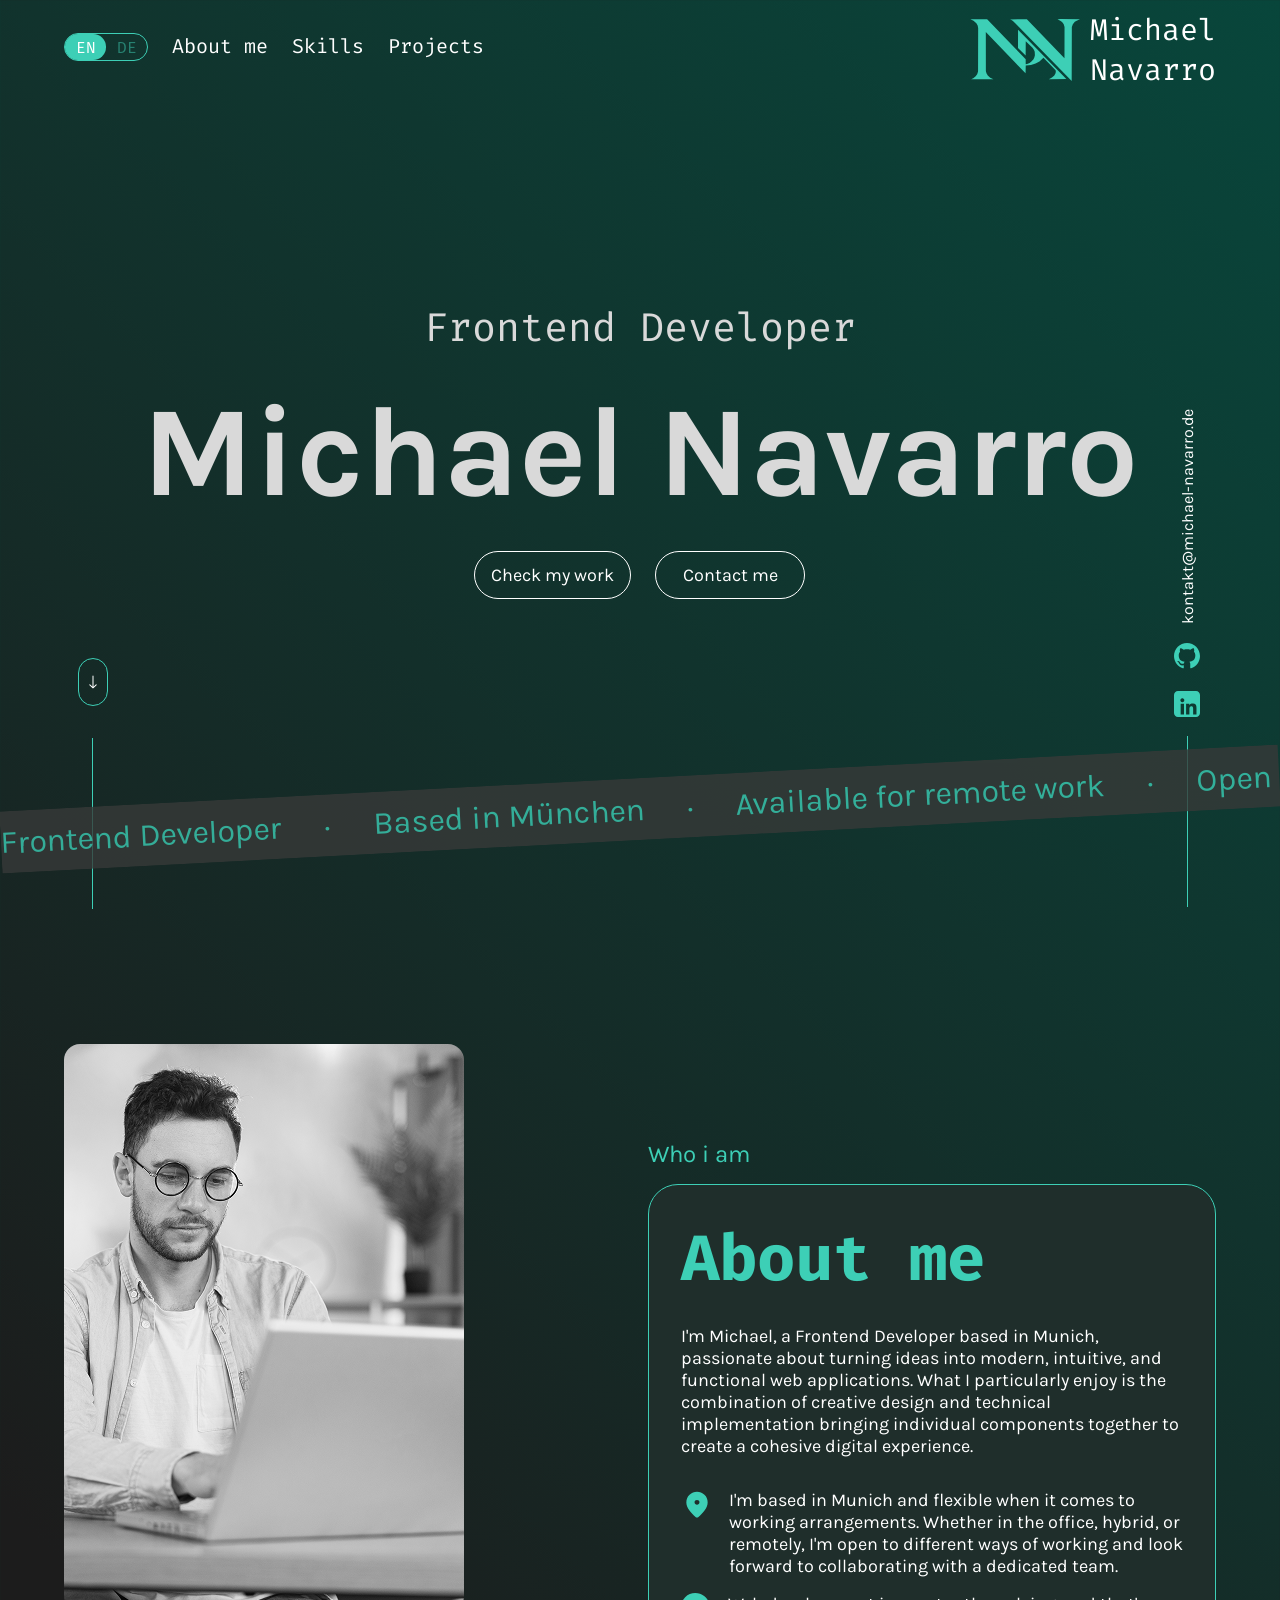
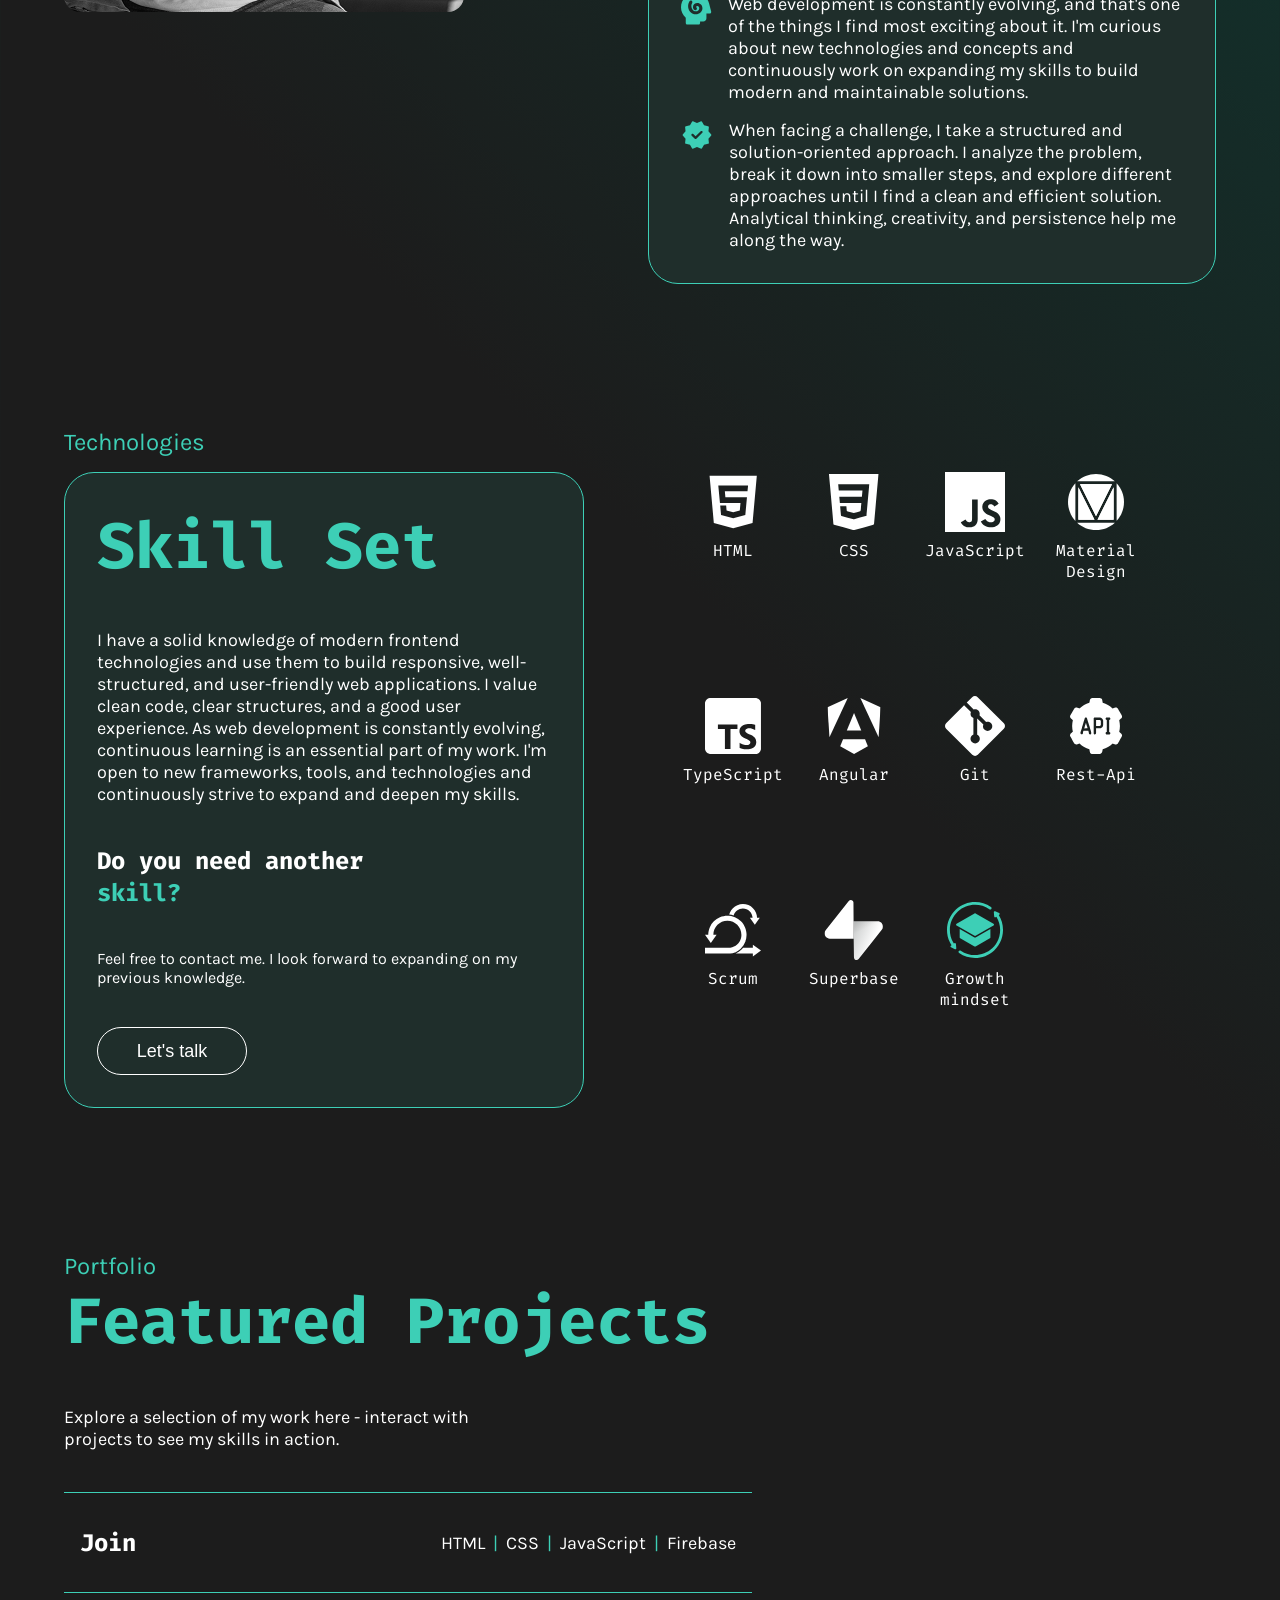
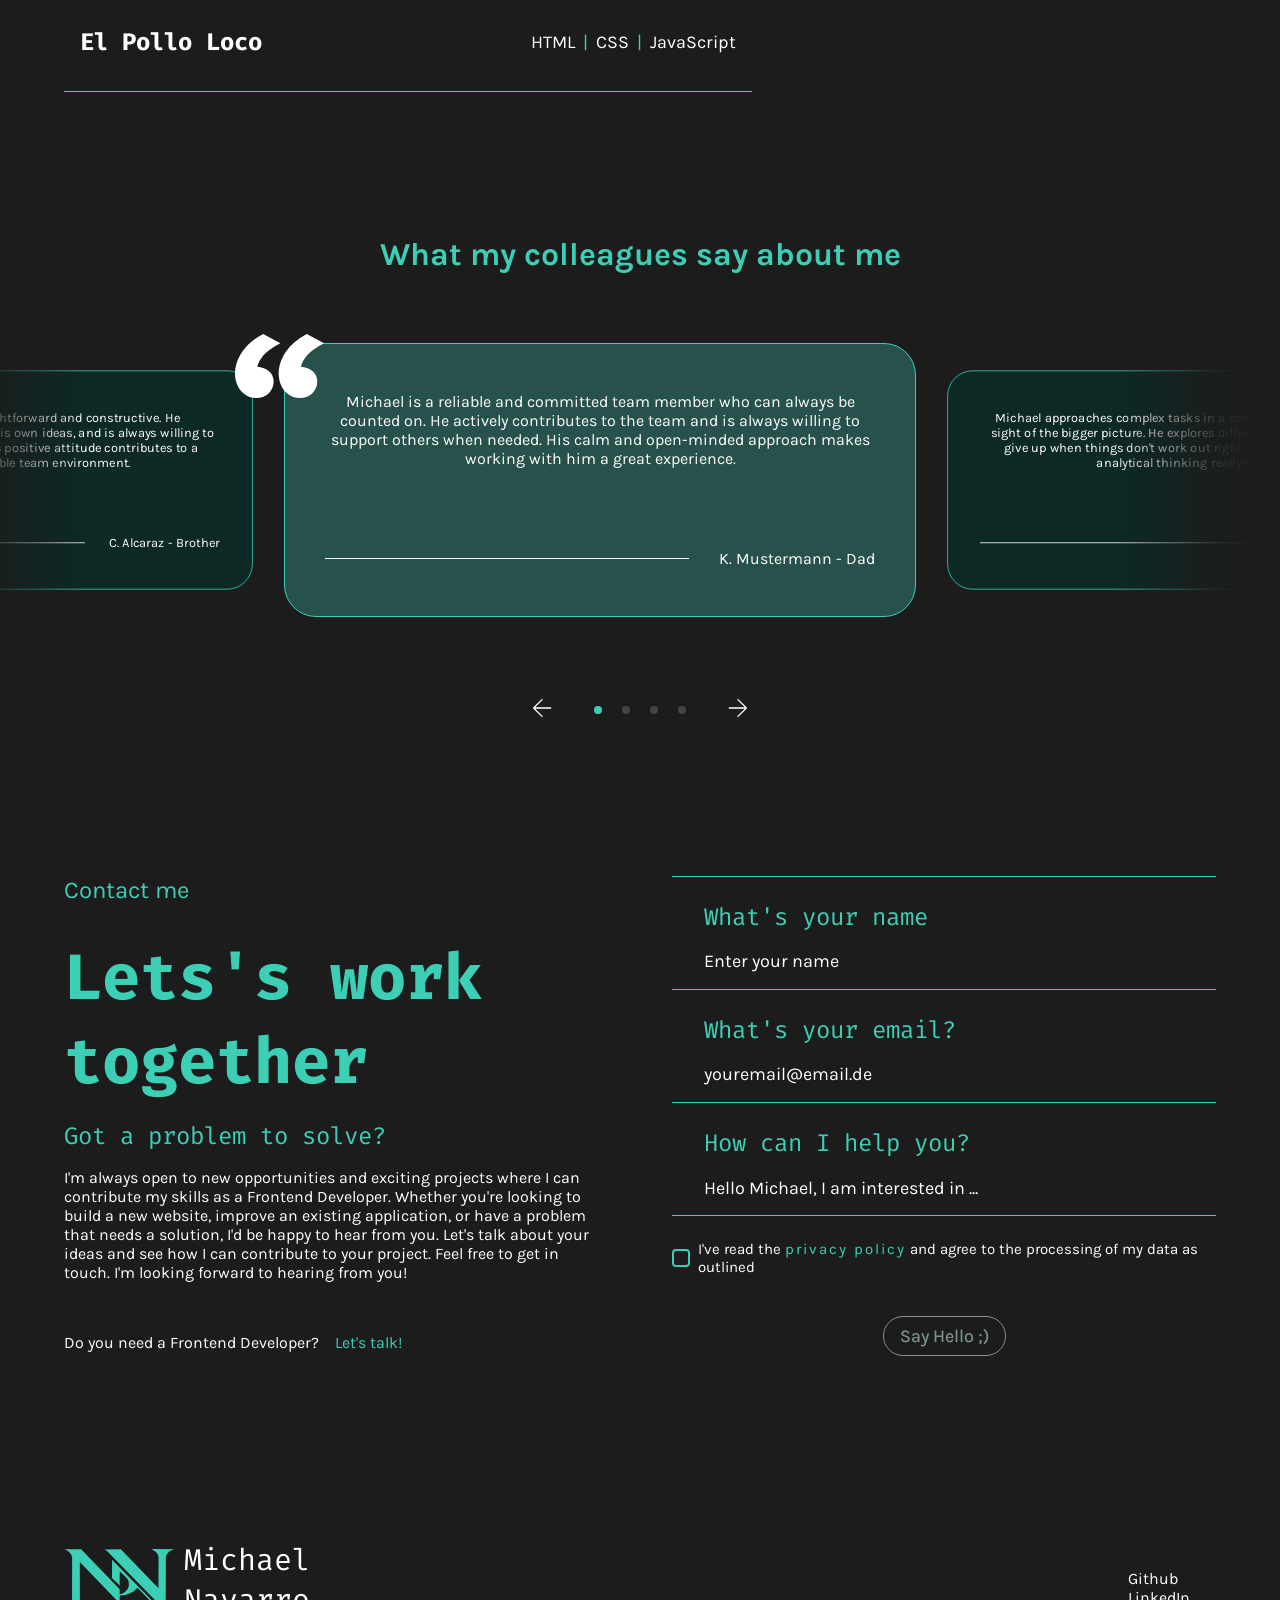
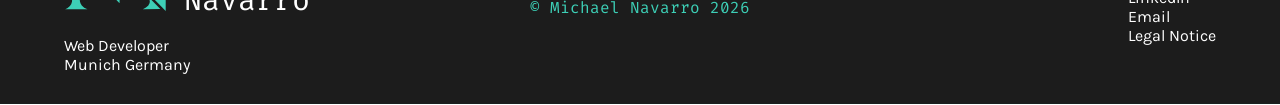
<file: index.html>
<!DOCTYPE html>
<html lang="en">

<head>
    <meta charset="UTF-8">
    <meta name="viewport" content="width=device-width, initial-scale=1.0">
    <title>Portfolio</title>
    <link rel="stylesheet" href="./style/standard.css">
    <link rel="stylesheet" href="./style.css">
    <link rel="stylesheet" href="./fonts.css">

</head>

<body onload="init()">


    <div class="wrapper">

        <div id="header-container"></div>
        
        <!-- <header>
            <div class="desktop-header">
                <div class="header-left-container">
                    <div class="switch-language">
                        <div class="enabled" onclick="changeLanguage('en')">
                            <p>EN</p>
                        </div>
                        <div class="disabled" onclick="changeLanguage('de')">
                            <p>DE</p>
                        </div>
                    </div>
                    <div class="nav-item">
                        <a href="#about-me" data-i18n="nav.about">About me</a>
                        <p>·</p>
                    </div>
                    <div class="nav-item">
                        <a href="#skills">Skills</a>
                        <p>·</p>
                    </div>
                    <div class="nav-item">
                        <a href="#projects" data-i18n="nav.projects">Projects</a>
                        <p>·</p>
                    </div>
                </div>
                <a class="logo" href="#above-the-fold">
                    <svg viewBox="0 0 1099 619" xmlns="http://www.w3.org/2000/svg">
                        <path class="mn-logo-path" fill-rule="evenodd"
                            d="M 1016.0,618.5 L 437.0,27.5 L 419.0,13.5 L 400.5,4.0 L 568.0,2.5 L 944.0,392.5 L 944.5,80.0 L 937.5,56.0 L 926.5,38.0 L 910.0,22.5 L 874.5,3.0 L 905.0,0.5 L 1099.0,2.5 L 1066.0,16.5 L 1047.0,28.5 L 1027.5,52.0 L 1017.5,81.0 L 1016.0,618.5 Z M 225.0,602.5 L 11.5,601.0 L 33.0,591.5 L 56.5,573.0 L 71.5,552.0 L 80.5,525.0 L 81.5,89.0 L 76.5,66.0 L 63.5,42.0 L 35.0,17.5 L 4.0,3.5 L 171.0,3.5 L 556.5,401.0 L 556.5,451.0 L 570.0,449.5 L 595.0,438.5 L 611.0,427.5 L 634.5,401.0 L 642.5,385.0 L 648.5,361.0 L 646.5,328.0 L 638.5,308.0 L 624.5,288.0 L 557.0,223.5 L 556.0,365.5 L 479.5,289.0 L 480.0,106.5 L 962.5,600.0 L 788.0,601.5 L 819.0,585.5 L 842.5,564.0 L 854.5,542.0 L 857.5,527.0 L 855.5,512.0 L 734.0,386.5 L 694.0,423.5 L 655.0,445.5 L 609.0,459.5 L 557.0,463.5 L 555.0,542.5 L 158.0,130.5 L 158.5,519.0 L 164.5,542.0 L 177.5,564.0 L 202.0,586.5 L 234.5,601.0 L 225.0,602.5 Z" />
                    </svg>
                    <p>Michael<br>Navarro</p>
                </a>
            </div>

            <div class="mobile-header d-none">

            </div>

        </header>   -->
        <div class="above-the-fold" id="above-the-fold">
            <div class="hero-left">
                <svg width="30" height="48" viewBox="0 0 30 48" fill="none" xmlns="http://www.w3.org/2000/svg">
                    <g clip-path="url(#clip0_3296_4091)">
                        <rect x="0.5" y="0.5" width="29" height="47" rx="14.5" stroke="#3DCFB6" />
                        <path class="scroll-arrow"
                            d="M15.5 18C15.5 17.7239 15.2761 17.5 15 17.5C14.7239 17.5 14.5 17.7239 14.5 18H15.5ZM14.6464 30.3536C14.8417 30.5488 15.1583 30.5488 15.3536 30.3536L18.5355 27.1716C18.7308 26.9763 18.7308 26.6597 18.5355 26.4645C18.3403 26.2692 18.0237 26.2692 17.8284 26.4645L15 29.2929L12.1716 26.4645C11.9763 26.2692 11.6597 26.2692 11.4645 26.4645C11.2692 26.6597 11.2692 26.9763 11.4645 27.1716L14.6464 30.3536ZM14.5 18V30H15.5V18H14.5Z"
                            fill="white" />
                    </g>
                    <defs>
                        <clipPath id="clip0_3296_4091">
                            <rect width="30" height="48" fill="white" />
                        </clipPath>
                    </defs>
                </svg>
                <div class="hero-stroke"></div>
            </div>
            <div class="hero-middle">
                <h2 data-i18n="hero.title">Frontend Developer</h2>
                <h1>Michael Navarro</h1>
                <div class="hero-buttons">
                    <button onclick="location.href ='#projects'">
                        <p data-i18n="hero.work">Check my work</p>
                    </button>
                    <button onclick="location.href = '#contact-form'">
                        <p data-i18n="hero.contact">Contact me</p>
                    </button>
                </div>
            </div>
            <div class="hero-right">
                <a class="full-mail">kontakt@michael-navarro.de</a>
                <a class="github-icon" href="https://github.com/dummy" target="_blank">
                    <svg width="32" height="32" viewBox="0 0 32 32" fill="none" xmlns="http://www.w3.org/2000/svg">
                        <path fill-rule="evenodd" clip-rule="evenodd"
                            d="M16 3C8.8175 3 3 8.8175 3 16C3 21.7525 6.72125 26.6112 11.8888 28.3337C12.5387 28.4475 12.7825 28.0575 12.7825 27.7162C12.7825 27.4075 12.7663 26.3838 12.7663 25.295C9.5 25.8962 8.655 24.4987 8.395 23.7675C8.24875 23.3937 7.615 22.24 7.0625 21.9312C6.6075 21.6875 5.9575 21.0863 7.04625 21.07C8.07 21.0537 8.80125 22.0125 9.045 22.4025C10.215 24.3687 12.0838 23.8162 12.8313 23.475C12.945 22.63 13.2863 22.0612 13.66 21.7362C10.7675 21.4112 7.745 20.29 7.745 15.3175C7.745 13.9037 8.24875 12.7337 9.0775 11.8237C8.9475 11.4987 8.4925 10.1662 9.2075 8.37875C9.2075 8.37875 10.2962 8.0375 12.7825 9.71125C13.8225 9.41875 14.9275 9.2725 16.0325 9.2725C17.1375 9.2725 18.2425 9.41875 19.2825 9.71125C21.7688 8.02125 22.8575 8.37875 22.8575 8.37875C23.5725 10.1662 23.1175 11.4987 22.9875 11.8237C23.8162 12.7337 24.32 13.8875 24.32 15.3175C24.32 20.3062 21.2812 21.4112 18.3888 21.7362C18.86 22.1425 19.2663 22.9225 19.2663 24.1413C19.2663 25.88 19.25 27.2775 19.25 27.7162C19.25 28.0575 19.4937 28.4638 20.1438 28.3337C25.2788 26.6112 29 21.7362 29 16C29 8.8175 23.1825 3 16 3Z"
                            fill="#3DCFB6" />
                    </svg>
                </a>
                <a class="linkedin-icon" href="https://linkedin.com" target="_blank">
                    <svg width="32" height="32" viewBox="0 0 32 32" fill="none" xmlns="http://www.w3.org/2000/svg">
                        <path
                            d="M25.0488 3H6.95125C4.76888 3 3 4.76888 3 6.95125V25.0494C3 27.2311 4.76888 29 6.95125 29H25.0488C27.2311 29 29 27.2311 29 25.0494V6.95125C29 4.76888 27.2311 3 25.0488 3ZM13.0012 26.3843H9.66446V15.6506H13.0012V26.3843ZM13.272 12.4667C13.2654 12.5299 13.2564 12.5925 13.2438 12.6551C13.2311 12.7177 13.2161 12.7791 13.1974 12.8399C13.1788 12.9007 13.1577 12.9609 13.133 13.0193C13.1089 13.0782 13.0819 13.1354 13.0518 13.192C13.0217 13.248 12.9892 13.3027 12.9537 13.3557C12.9187 13.4081 12.8808 13.4592 12.8399 13.5086C12.8002 13.5579 12.7574 13.6049 12.7123 13.6494C12.6672 13.6946 12.6202 13.7373 12.5715 13.7776C12.5221 13.8179 12.471 13.8559 12.418 13.8914C12.365 13.9269 12.3109 13.9594 12.2543 13.9895C12.1983 14.019 12.1405 14.046 12.0822 14.0707C12.0238 14.0948 11.9636 14.1165 11.9028 14.1345C11.842 14.1532 11.78 14.1688 11.718 14.1809C11.6554 14.1935 11.5922 14.2031 11.529 14.2091C11.4658 14.2152 11.4026 14.2182 11.3389 14.2182C11.2751 14.2182 11.2119 14.2152 11.1487 14.2091C11.0855 14.2031 11.0223 14.1935 10.9597 14.1809C10.8977 14.1688 10.8363 14.1532 10.7749 14.1345C10.7141 14.1165 10.6545 14.0948 10.5955 14.0707C10.5366 14.046 10.4794 14.019 10.4234 13.9895C10.3674 13.9594 10.3127 13.9269 10.2597 13.8914C10.2067 13.8559 10.1556 13.8179 10.1068 13.7776C10.0575 13.7373 10.0105 13.6946 9.96539 13.6494C9.92025 13.6049 9.87812 13.5579 9.8372 13.5086C9.79747 13.4592 9.75955 13.4081 9.72404 13.3557C9.68853 13.3027 9.65603 13.248 9.62594 13.192C9.59585 13.1354 9.56876 13.0782 9.54469 13.0193C9.52001 12.9609 9.49895 12.9007 9.48029 12.8399C9.46163 12.7791 9.44658 12.7177 9.43395 12.6551C9.42131 12.5925 9.41228 12.5299 9.40626 12.4667C9.39964 12.4036 9.39663 12.3398 9.39663 12.276C9.39663 12.2122 9.39964 12.149 9.40626 12.0858C9.41228 12.0226 9.42131 11.96 9.43395 11.8974C9.44658 11.8354 9.46163 11.7734 9.48029 11.7126C9.49895 11.6518 9.52001 11.5916 9.54469 11.5327C9.56876 11.4743 9.59585 11.4171 9.62594 11.3611C9.65603 11.3045 9.68853 11.2504 9.72404 11.1974C9.75955 11.1444 9.79747 11.0933 9.8372 11.0439C9.87812 10.9952 9.92025 10.9482 9.96539 10.9031C10.0105 10.858 10.0575 10.8152 10.1068 10.7749C10.1556 10.7346 10.2067 10.6967 10.2597 10.6618C10.3127 10.6262 10.3674 10.5931 10.4234 10.563C10.4794 10.533 10.5366 10.5065 10.5955 10.4818C10.6545 10.4571 10.7141 10.4361 10.7749 10.4174C10.8363 10.3993 10.8977 10.3837 10.9597 10.3711C11.0223 10.359 11.0855 10.3494 11.1487 10.3434C11.2119 10.3367 11.2751 10.3337 11.3389 10.3337C11.4026 10.3337 11.4658 10.3367 11.529 10.3434C11.5922 10.3494 11.6554 10.359 11.718 10.3711C11.78 10.3837 11.842 10.3993 11.9028 10.4174C11.9636 10.4361 12.0238 10.4571 12.0822 10.4818C12.1405 10.5065 12.1983 10.533 12.2543 10.563C12.3109 10.5931 12.365 10.6262 12.418 10.6618C12.471 10.6967 12.5221 10.7346 12.5715 10.7749C12.6202 10.8152 12.6672 10.858 12.7123 10.9031C12.7574 10.9482 12.8002 10.9952 12.8399 11.0439C12.8808 11.0933 12.9187 11.1444 12.9537 11.1974C12.9892 11.2504 13.0217 11.3045 13.0518 11.3611C13.0819 11.4171 13.1089 11.4743 13.133 11.5327C13.1577 11.5916 13.1788 11.6518 13.1974 11.7126C13.2161 11.7734 13.2311 11.8354 13.2438 11.8974C13.2564 11.96 13.2654 12.0226 13.272 12.0858C13.2781 12.149 13.2811 12.2128 13.2811 12.276C13.2811 12.3392 13.2781 12.4036 13.272 12.4667ZM25.4773 20.2356V26.3843H22.1514C22.1514 26.3843 22.1405 20.8345 22.1405 20.5191C22.1405 20.2037 21.9937 19.4592 21.9937 19.4592C21.6055 18.1159 20.2519 18.3524 20.2519 18.3524C19.0975 18.3578 18.7304 19.2492 18.7304 19.2492C18.3632 19.9732 18.4132 21.3653 18.4132 21.3653V26.3843H15.0999V15.6506H18.276V17.1318C18.3181 17.118 18.3458 17.0987 18.3458 17.0987C20.2061 14.2723 23.6338 15.8113 23.6338 15.8113C25.7186 16.7623 25.4773 20.2356 25.4773 20.2356Z"
                            fill="#3DCFB6" />
                    </svg>
                </a>
                <div class="hero-stroke"></div>
            </div>
            <!-- <div class="banner-wrapper">
                <div class="banner">
                    <p>Frontend Developer</p>
                    <p>·</p>
                    <p>Based in München</p>
                    <p>·</p>
                    <p>Available for remote work</p>
                    <p>·</p>
                    <p>Open to work</p>
                    <p>·</p>
                </div>
            </div> -->

            <div class="banner-wrapper">
                <div class="banner">

                    <div class="banner-content">
                        <p data-i18n="banner.title">Frontend Developer</p>
                        <p>·</p>
                        <p data-i18n="banner.location">Based in München</p>
                        <p>·</p>
                        <p data-i18n="banner.available">Available for remote work</p>
                        <p>·</p>
                        <p data-i18n="banner.status">Open to work</p>
                        <p>·</p>
                    </div>

                    <div class="banner-content">
                        <p data-i18n="banner.title">Frontend Developer</p>
                        <p>·</p>
                        <p data-i18n="banner.location">Based in München</p>
                        <p>·</p>
                        <p data-i18n="banner.available">Available for remote work</p>
                        <p>·</p>
                        <p data-i18n="banner.status">Open to work</p>
                        <p>·</p>
                    </div>

                    <div class="banner-content">
                        <p data-i18n="banner.title">Frontend Developer</p>
                        <p>·</p>
                        <p data-i18n="banner.location">Based in München</p>
                        <p>·</p>
                        <p data-i18n="banner.available">Available for remote work</p>
                        <p>·</p>
                        <p data-i18n="banner.status">Open to work</p>
                        <p>·</p>
                    </div>

                    <div class="banner-content">
                        <p data-i18n="banner.title">Frontend Developer</p>
                        <p>·</p>
                        <p data-i18n="banner.location">Based in München</p>
                        <p>·</p>
                        <p data-i18n="banner.available">Available for remote work</p>
                        <p>·</p>
                        <p data-i18n="banner.status">Open to work</p>
                        <p>·</p>
                    </div>

                    <div class="banner-content">
                        <p data-i18n="banner.title">Frontend Developer</p>
                        <p>·</p>
                        <p data-i18n="banner.location">Based in München</p>
                        <p>·</p>
                        <p data-i18n="banner.available">Available for remote work</p>
                        <p>·</p>
                        <p data-i18n="banner.status">Open to work</p>
                        <p>·</p>
                    </div>

                    <div class="banner-content">
                        <p data-i18n="banner.title">Frontend Developer</p>
                        <p>·</p>
                        <p data-i18n="banner.location">Based in München</p>
                        <p>·</p>
                        <p data-i18n="banner.available">Available for remote work</p>
                        <p>·</p>
                        <p data-i18n="banner.status">Open to work</p>
                        <p>·</p>
                    </div>

                </div>
            </div>

        </div>
        <div class="about-me-wrapper" id="about-me">
            <div class="portrait">
                <img class="hatching" src="./assets/img/hatching.png" alt="hatching">
                <img src="./assets/img/portrait1.png" alt="portrait">
            </div>
            <div class="info-container">
                <p class="section-name" data-i18n="info.title">Who i am</p>
                <div class="info">
                    <h2 data-i18n="info.aboutMe">About me</h2>
                    <span data-i18n="info.motivation">
                        I'm Michael, a Frontend Developer based in Munich, passionate about turning ideas into modern,
                        intuitive, and functional web applications. What I particularly enjoy is the combination of
                        creative design and technical
                        implementation bringing individual components together to create a cohesive digital experience.
                    </span>
                    <div class="text-container">
                        <div class="info-row">
                            <img src="./assets/icons/location.svg" alt="location icon">
                            <p data-i18n="info.location">
                                I'm based in Munich and flexible when it comes to working arrangements.
                                Whether in the office, hybrid, or remotely, I'm open to different ways of working and
                                look
                                forward to collaborating with a dedicated team.
                            </p>
                        </div>
                        <div class="info-row">
                            <img src="./assets/icons/cognition.svg" alt="cognition icon">
                            <p data-i18n="info.interest">
                                Web development is constantly evolving, and that's one of the things I find most
                                exciting
                                about it.
                                I'm curious about new technologies and concepts and continuously work on expanding my
                                skills
                                to build modern and maintainable solutions.
                            </p>
                        </div>
                        <div class="info-row">
                            <img src="./assets/icons/quality.svg" alt="quality icon">
                            <p data-i18n="info.approach">
                                When facing a challenge, I take a structured and solution-oriented approach. I analyze
                                the
                                problem, break it down into smaller steps,
                                and explore different approaches until I find a clean and efficient solution. Analytical
                                thinking, creativity, and persistence help me along the way.
                            </p>
                        </div>
                    </div>
                </div>
            </div>
        </div>
        <div class="technologies-wrapper" id="skills">
            <p class="section-name" data-i18n="skill.title">Technologies</p>
            <div class="skill">
                <div class="skill-left">
                    <h2>Skill Set</h2>
                    <div>
                        <p class="skill-introduction-text" data-i18n="skill.description">
                            I have a solid knowledge of modern frontend technologies and use them to build responsive,
                            well-structured, and user-friendly web applications. I value clean code, clear structures,
                            and a good user experience.
                            As web development is constantly evolving, continuous learning is an essential part of my
                            work. I'm open to new frameworks, tools, and technologies and continuously strive to expand
                            and deepen my skills.
                        </p>
                    </div>
                    <div class="another-skill">
                        <span data-i18n="skill.text1">Do you need another</span>
                        <span style="color: #3dcfb6;" data-i18n="skill.text2">skill?</span>
                    </div>
                    <div>
                        <p class="contact-me-text" data-i18n="skill.contact">Feel free to contact me. I look forward to
                            expanding on my previous
                            knowledge.</p>
                    </div>
                    <div class="skill-button-container" onclick="location.href ='#contact-form'">
                        <button>
                            <p data-i18n="skill.talk">Let's talk</p>
                        </button>
                    </div>

                </div>
                <div class="skill-right">
                    <div class="single-skill">
                        <img src="./assets/icons/html.svg" alt="html icon">
                        <p>HTML</p>
                    </div>
                    <div class="single-skill">
                        <img src="./assets/icons/css.svg" alt="css icon">
                        <p>CSS</p>
                    </div>
                    <div class="single-skill">
                        <img src="./assets/icons/javascript.svg" alt="javascript icon">
                        <p>JavaScript</p>
                    </div>
                    <div class="single-skill">
                        <img src="./assets/icons/material_design.svg" alt="Material design icon">
                        <p>Material Design</p>
                    </div>
                    <div class="single-skill">
                        <img src="./assets/icons/typescript.svg" alt="Typescript icon">
                        <p>TypeScript</p>
                    </div>
                    <div class="single-skill">
                        <img src="./assets/icons/angular1.svg" alt="Angular icon">
                        <p>Angular</p>
                    </div>
                    <div class="single-skill">
                        <img src="./assets/icons/git.svg" alt="git icon">
                        <p>Git</p>
                    </div>
                    <div class="single-skill">
                        <img src="./assets/icons/API.svg" alt="api icon">
                        <p>Rest-Api</p>
                    </div>
                    <div class="single-skill">
                        <img src="./assets/icons/scrum.svg" alt="scrum icon">
                        <p>Scrum</p>
                    </div>
                    <div class="single-skill">
                        <img src="./assets/icons/Supabase.svg" alt="superbase icon">
                        <p>Superbase</p>
                    </div>
                    <div class="single-skill">
                        <img src="./assets/icons/growth_mindset.svg" alt="growth mindset icon">
                        <p>Growth mindset</p>
                    </div>


                </div>
            </div>
        </div>
        <div class="projects-wrapper" id="projects">
            <div>
                <p class="project-section-name">Portfolio</p>
                <h2 data-i18n="project.title">Featured Projects</h2>
                <div class="textfield-projects">
                    <p style="color: white; font-size: 18px;" data-i18n="project.description">
                        Explore a selection of my work here - interact with projects to see my skills in action.
                    </p>
                </div>

            </div>
            <div class="all-projects">
                <div class="project-names">
                    <div class="single-project-name" data-project="join" onclick="openProjectPopup('join')">
                        <div class="single-project-name-left">
                            <p>Join</p>
                            <img src="./assets/icons/arrow_outward.svg" alt="arrow icon">
                        </div>
                        <div class="technologies">
                            <p>HTML</p>
                            <div>|</div>
                            <p>CSS</p>
                            <div>|</div>
                            <p>JavaScript</p>
                            <div>|</div>
                            <p>Firebase</p>
                        </div>

                    </div>
                    <div class="single-project-name" data-project="pollo-loco"
                        style="border-bottom: 1px solid rgb(61, 207, 182);" onclick="openProjectPopup('pollo-loco')">
                        <div class="single-project-name-left">
                            <p>El Pollo Loco</p>
                            <img src="./assets/icons/arrow_outward.svg" alt="arrow icon">
                        </div>
                        <div class="technologies">
                            <p>HTML</p>
                            <div>|</div>
                            <p>CSS</p>
                            <div>|</div>
                            <p>JavaScript</p>
                        </div>

                    </div>
                </div>
                <div class="project-hover-image">
                    <div class="project-image" data-project="join">
                        <img src="./assets/img/join.svg" alt="join image">
                    </div>
                    <div class="project-image" data-project="pollo-loco">
                        <img src="./assets/img/pollo_loco.svg" alt="pollo loco image">
                    </div>
                </div>
            </div>
            <div id="project-overlay" class="project-overlay d-none">
                <div id="popup-content" class="popup-content">
                </div>
            </div>
        </div>
        <div class="feedback-wrapper">
            <h2 data-i18n="feedback.title">What my colleagues say about me</h2>
            <div class="feedback-cards" id="feedback-cards">

            </div>
            <div class="slider-buttons">
                <button onclick="prevCard()">
                    <svg width="40" height="40" viewBox="0 0 40 40" fill="none" xmlns="http://www.w3.org/2000/svg"
                        class="svg-left">
                        <mask id="mask0_126753_3141" style="mask-type:alpha" maskUnits="userSpaceOnUse" x="4" y="4"
                            width="32" height="32">
                            <rect x="4" y="4" width="32" height="32" fill="#D9D9D9" />
                        </mask>
                        <g mask="url(#mask0_126753_3141)">
                            <path
                                d="M13.2283 20.6665L20.4793 27.9179C20.6093 28.0477 20.6773 28.2007 20.6833 28.3769C20.6893 28.5529 20.6188 28.7144 20.4716 28.8615C20.3248 29.0033 20.1675 29.0755 20 29.0782C19.8324 29.0807 19.6752 29.0084 19.5283 28.8615L11.4206 20.7539C11.3042 20.6374 11.2225 20.5185 11.1756 20.3972C11.1285 20.2759 11.105 20.1434 11.105 19.9999C11.105 19.8563 11.1285 19.7239 11.1756 19.6025C11.2225 19.4812 11.3042 19.3623 11.4206 19.2459L19.5283 11.1382C19.653 11.0135 19.8046 10.9469 19.9833 10.9382C20.162 10.9298 20.3248 10.9964 20.4716 11.1382C20.6188 11.2853 20.6923 11.4439 20.6923 11.6139C20.6923 11.7841 20.6188 11.9427 20.4716 12.0895L13.2283 19.3332H28.6666C28.8564 19.3332 29.015 19.3969 29.1423 19.5242C29.2696 19.6515 29.3333 19.8101 29.3333 19.9999C29.3333 20.1897 29.2696 20.3482 29.1423 20.4755C29.015 20.6029 28.8564 20.6665 28.6666 20.6665H13.2283Z"
                                fill="white" />
                        </g>
                    </svg>
                </button>
                <div class="dots">
                    <div class="dot"></div>
                    <div class="dot"></div>
                    <div class="dot"></div>
                    <div class="dot"></div>
                </div>
                <button onclick="nextCard()">
                    <svg width="40" height="40" viewBox="0 0 40 40" fill="none" xmlns="http://www.w3.org/2000/svg"
                        class="svg-right">
                        <mask id="mask0_3296_3441" style="mask-type:alpha" maskUnits="userSpaceOnUse" x="4" y="4"
                            width="32" height="32">
                            <rect x="4" y="4" width="32" height="32" fill="#D9D9D9" />
                        </mask>
                        <g mask="url(#mask0_3296_3441)">
                            <path
                                d="M26.7715 20.6667H11.3332C11.1434 20.6667 10.9848 20.603 10.8575 20.4757C10.7302 20.3484 10.6665 20.1898 10.6665 20C10.6665 19.8102 10.7302 19.6517 10.8575 19.5244C10.9848 19.397 11.1434 19.3334 11.3332 19.3334H26.7715L19.5205 12.082C19.3905 11.9522 19.3225 11.7992 19.3165 11.623C19.3105 11.447 19.3811 11.2855 19.5282 11.1384C19.6751 10.9966 19.8323 10.9244 19.9998 10.9217C20.1674 10.9192 20.3246 10.9915 20.4715 11.1384L28.5792 19.246C28.6956 19.3625 28.7773 19.4814 28.8242 19.6027C28.8713 19.724 28.8948 19.8565 28.8948 20C28.8948 20.1436 28.8713 20.276 28.8242 20.3974C28.7773 20.5187 28.6956 20.6376 28.5792 20.754L20.4715 28.8617C20.3468 28.9864 20.1952 29.053 20.0165 29.0617C19.8378 29.0701 19.6751 29.0035 19.5282 28.8617C19.3811 28.7146 19.3075 28.556 19.3075 28.386C19.3075 28.2158 19.3811 28.0572 19.5282 27.9104L26.7715 20.6667Z"
                                fill="white" />
                        </g>
                    </svg>
                </button>
            </div>
        </div>
        <div class="contact-me-wrapper" id="contact-form">
            <div class="cm-left-container">
                <p class="section-name" data-i18n="contact.title">Contact Me</p>
                <h2 data-i18n="contact.h2">Lets's work together</h2>
                <p data-i18n="contact.problemSolve">Got a problem to solve?</p>
                <p data-i18n="contact.content"> I'm always open to new opportunities and exciting projects where I can
                    contribute
                    my skills as a Frontend Developer. Whether you're looking to build a new website, improve
                    an existing application, or have a problem that needs a solution, I'd be happy to hear from you.

                    Let's talk about your ideas and see how I can contribute to your project. Feel free to get in touch.
                    I'm looking forward to hearing from you! </p>
                <br>
                <div class="contact-question">
                    <p data-i18n="contact.question">Do you need a Frontend Developer?</p>
                    <span data-i18n="contact.questionHighlight">Let's talk!</span>
                </div>

            </div>
            <div class="cm-right-container">
                <form class="form-container">
                    <label for="name">
                        <p data-i18n="contact.formName">What's your name</p>
                    </label>
                    <div class="input-container">
                        <input type="text" id="name" name="name" minlength="2" required placeholder="Enter your name"
                            data-i18n-placeholder="contact.formNamePlaceholder">
                        <p class="error-message d-none" data-i18n="contact.errorName">Oops! it seems like your name is missing.</p>
                    </div>
                    <label for="email">
                        <p data-i18n="contact.formEmail">What's your email?</p>
                    </label>
                    <div class="input-container">
                        <input type="text" id="email" name="email" required
                            pattern="[a-zA-Z0-9._%+\-]+@[a-zA-Z0-9.\-]+\.[a-zA-Z]{2,}" placeholder="youremail@email.de">
                        <p class="error-message d-none" data-i18n="contact.errorEmail">Oops! Your email address is required.</p>
                    </div>
                    <label for="message">
                        <p data-i18n="contact.formMessage">How can I help you?</p>
                    </label>
                    <div class="input-container">
                        <textarea rows="1" name="message" id="message" required minlength="5"
                            placeholder="Hello Michael, I am interested in..."
                            data-i18n-placeholder="contact.formMessagePlaceholder"></textarea>
                        <p class="error-message d-none" data-i18n="contact.errorMessage">What do you need to develope?</p>
                    </div>
                    <label class="checkbox-container">
                        <input type="checkbox" name="privacyPolicy" id="my-checkbox" class="checkbox">
                        <span class="custom-checkbox"></span>
                        <!-- <p> I've read the <span routerlink="/privacy-policy" tabindex="0">privacy policy</span> and
                            agree to the processing of my data as outlined </p> -->
                        <p>
                            <span data-i18n="contact.privacyStart">I've read the</span>

                            <a href="./privacy-policy.html" data-i18n="contact.privacyLink">privacy policy</a>

                            <span data-i18n="contact.privacyEnd">
                                and agree to the processing of my data as outlined
                            </span>
                        </p>
                    </label>
                    <div class="submit-button">
                        <button type="submit" disabled>
                            <p data-i18n="contact.submit">Say Hello ;)</p>
                        </button>
                    </div>


                </form>
            </div>


        </div>
        <div id="footer-container"></div>
        <!-- <footer class="footer-container">
            <div class="footer-left">
                <a class="logo" href="#above-the-fold">
                    <svg viewBox="0 0 1099 619" xmlns="http://www.w3.org/2000/svg">
                        <path class="mn-logo-path" fill-rule="evenodd"
                            d="M 1016.0,618.5 L 437.0,27.5 L 419.0,13.5 L 400.5,4.0 L 568.0,2.5 L 944.0,392.5 L 944.5,80.0 L 937.5,56.0 L 926.5,38.0 L 910.0,22.5 L 874.5,3.0 L 905.0,0.5 L 1099.0,2.5 L 1066.0,16.5 L 1047.0,28.5 L 1027.5,52.0 L 1017.5,81.0 L 1016.0,618.5 Z M 225.0,602.5 L 11.5,601.0 L 33.0,591.5 L 56.5,573.0 L 71.5,552.0 L 80.5,525.0 L 81.5,89.0 L 76.5,66.0 L 63.5,42.0 L 35.0,17.5 L 4.0,3.5 L 171.0,3.5 L 556.5,401.0 L 556.5,451.0 L 570.0,449.5 L 595.0,438.5 L 611.0,427.5 L 634.5,401.0 L 642.5,385.0 L 648.5,361.0 L 646.5,328.0 L 638.5,308.0 L 624.5,288.0 L 557.0,223.5 L 556.0,365.5 L 479.5,289.0 L 480.0,106.5 L 962.5,600.0 L 788.0,601.5 L 819.0,585.5 L 842.5,564.0 L 854.5,542.0 L 857.5,527.0 L 855.5,512.0 L 734.0,386.5 L 694.0,423.5 L 655.0,445.5 L 609.0,459.5 L 557.0,463.5 L 555.0,542.5 L 158.0,130.5 L 158.5,519.0 L 164.5,542.0 L 177.5,564.0 L 202.0,586.5 L 234.5,601.0 L 225.0,602.5 Z" />
                    </svg>
                    <p>Michael<br>Navarro</p>
                </a>
                <div>
                    <p data-i18n="footer.position">Web Developer</p>
                    <p data-i18n="footer.location">Munich Germany</p>
                </div>
            </div>
            <p style="color: #3dcfb6; font-family: 'Fira Code';"> © Michael Navarro 2026 </p>
            <div class="footer-right">
                <ul>
                    <li>
                        <a target="_blank" href="#">Github</a>
                    </li>
                    <li>
                        <a target="_blank" href="#">LinkedIn</a>
                    </li>
                    <li>
                        <a target="_blank" href="#">Email</a>
                    </li>
                    <li>
                        <a href="./impressum.html" data-i18n="footer.impressum">Legal Notice</a>
                    </li>
                </ul>
            </div>
        </footer> -->
    </div>



    <script src="./js/templates.js"></script>
    <script src="./js/project_data.js"></script>
    <script src="./js/translation.js"></script>
    <script src="./script.js"></script>


</body>

</html>
</file>
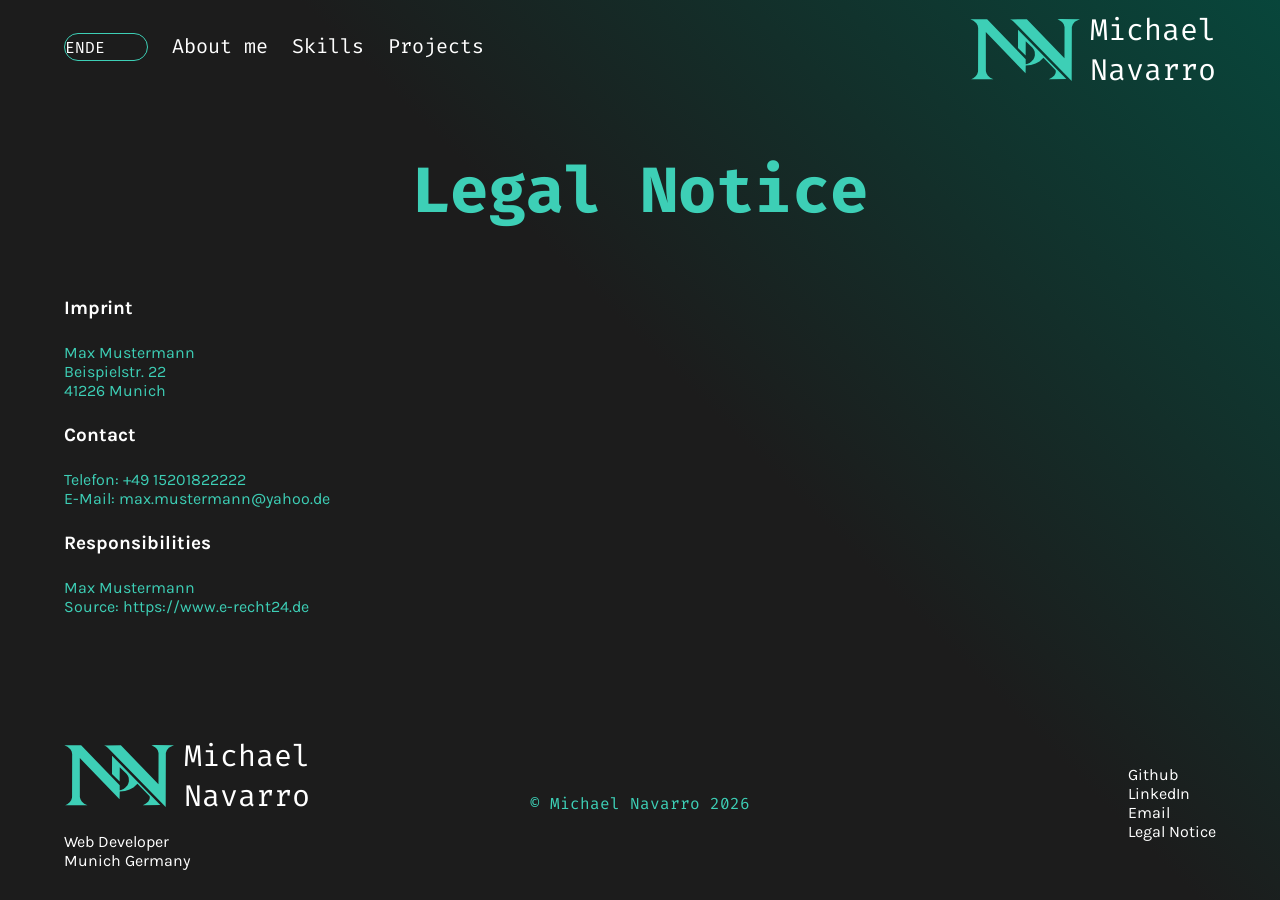
<file: impressum.html>
<!DOCTYPE html>
<html lang="en">

<head>
    <meta charset="UTF-8">
    <meta name="viewport" content="width=device-width, initial-scale=1.0">
    <title>Impressum</title>
    <link rel="stylesheet" href="./style/standard.css">
    <link rel="stylesheet" href="./style.css">
    <link rel="stylesheet" href="./fonts.css">

</head>

<body>


    <div class="impressum-wrapper">

        <header>
            <div class="desktop-header">
                <div class="header-left-container">
                    <div class="switch-language">
                        <div class="enabled" onclick="changeLanguage('en')">
                            <p>EN</p>
                        </div>
                        <div class="disabled" onclick="changeLanguage('de')">
                            <p>DE</p>
                        </div>
                    </div>
                    <div class="nav-item">
                        <a href="./index.html#about-me" data-i18n="nav.about">About me</a>
                        <p>·</p>
                    </div>
                    <div class="nav-item">
                        <a href="./index.html#skills">Skills</a>
                        <p>·</p>
                    </div>
                    <div class="nav-item">
                        <a href="./index.html#projects" data-i18n="nav.projects">Projects</a>
                        <p>·</p>
                    </div>
                </div>
                <a class="logo" href="./index.html#above-the-fold">
                    <svg viewBox="0 0 1099 619" xmlns="http://www.w3.org/2000/svg">
                        <path class="mn-logo-path" fill-rule="evenodd"
                            d="M 1016.0,618.5 L 437.0,27.5 L 419.0,13.5 L 400.5,4.0 L 568.0,2.5 L 944.0,392.5 L 944.5,80.0 L 937.5,56.0 L 926.5,38.0 L 910.0,22.5 L 874.5,3.0 L 905.0,0.5 L 1099.0,2.5 L 1066.0,16.5 L 1047.0,28.5 L 1027.5,52.0 L 1017.5,81.0 L 1016.0,618.5 Z M 225.0,602.5 L 11.5,601.0 L 33.0,591.5 L 56.5,573.0 L 71.5,552.0 L 80.5,525.0 L 81.5,89.0 L 76.5,66.0 L 63.5,42.0 L 35.0,17.5 L 4.0,3.5 L 171.0,3.5 L 556.5,401.0 L 556.5,451.0 L 570.0,449.5 L 595.0,438.5 L 611.0,427.5 L 634.5,401.0 L 642.5,385.0 L 648.5,361.0 L 646.5,328.0 L 638.5,308.0 L 624.5,288.0 L 557.0,223.5 L 556.0,365.5 L 479.5,289.0 L 480.0,106.5 L 962.5,600.0 L 788.0,601.5 L 819.0,585.5 L 842.5,564.0 L 854.5,542.0 L 857.5,527.0 L 855.5,512.0 L 734.0,386.5 L 694.0,423.5 L 655.0,445.5 L 609.0,459.5 L 557.0,463.5 L 555.0,542.5 L 158.0,130.5 L 158.5,519.0 L 164.5,542.0 L 177.5,564.0 L 202.0,586.5 L 234.5,601.0 L 225.0,602.5 Z" />
                    </svg>
                    <p>Michael<br>Navarro</p>
                </a>
            </div>

            <div class="mobile-header d-none">

            </div>

        </header>
        <h1 class="imprint-headline">Legal Notice</h1>

        <main class="impressum-main">

            <h2>Imprint</h2>
            <section>
                <p>Max Mustermann</p>
                <p>Beispielstr. 22</p>
                <p>41226 Munich</p>
            </section>

            <h2>Contact</h2>
            <section>
                <p>Telefon: +49 15201822222</p>
                <p>
                    E-Mail:
                    <a href="mailto:max.mustermann@yahoo.de" style="color: #3dcfb6;">
                        max.mustermann@yahoo.de
                    </a>
                </p>
            </section>

            <h2>Responsibilities</h2>
            <section>
                <p>Max Mustermann</p>
                <p>Source: https://www.e-recht24.de</p>
            </section>
        </main>


        <footer class="footer-container">
            <div class="footer-left">
                <a class="logo" href="./index.html#above-the-fold">
                    <svg viewBox="0 0 1099 619" xmlns="http://www.w3.org/2000/svg">
                        <path class="mn-logo-path" fill-rule="evenodd"
                            d="M 1016.0,618.5 L 437.0,27.5 L 419.0,13.5 L 400.5,4.0 L 568.0,2.5 L 944.0,392.5 L 944.5,80.0 L 937.5,56.0 L 926.5,38.0 L 910.0,22.5 L 874.5,3.0 L 905.0,0.5 L 1099.0,2.5 L 1066.0,16.5 L 1047.0,28.5 L 1027.5,52.0 L 1017.5,81.0 L 1016.0,618.5 Z M 225.0,602.5 L 11.5,601.0 L 33.0,591.5 L 56.5,573.0 L 71.5,552.0 L 80.5,525.0 L 81.5,89.0 L 76.5,66.0 L 63.5,42.0 L 35.0,17.5 L 4.0,3.5 L 171.0,3.5 L 556.5,401.0 L 556.5,451.0 L 570.0,449.5 L 595.0,438.5 L 611.0,427.5 L 634.5,401.0 L 642.5,385.0 L 648.5,361.0 L 646.5,328.0 L 638.5,308.0 L 624.5,288.0 L 557.0,223.5 L 556.0,365.5 L 479.5,289.0 L 480.0,106.5 L 962.5,600.0 L 788.0,601.5 L 819.0,585.5 L 842.5,564.0 L 854.5,542.0 L 857.5,527.0 L 855.5,512.0 L 734.0,386.5 L 694.0,423.5 L 655.0,445.5 L 609.0,459.5 L 557.0,463.5 L 555.0,542.5 L 158.0,130.5 L 158.5,519.0 L 164.5,542.0 L 177.5,564.0 L 202.0,586.5 L 234.5,601.0 L 225.0,602.5 Z" />
                    </svg>
                    <p>Michael<br>Navarro</p>
                </a>
                <div>
                    <p data-i18n="footer.position">Web Developer</p>
                    <p data-i18n="footer.location">Munich Germany</p>
                </div>
            </div>
            <p style="color: #3dcfb6; font-family: 'Fira Code';"> © Michael Navarro 2026 </p>
            <div class="footer-right">
                <ul>
                    <li>
                        <a target="_blank" href="#">Github</a>
                    </li>
                    <li>
                        <a target="_blank" href="#">LinkedIn</a>
                    </li>
                    <li>
                        <a target="_blank" href="#">Email</a>
                    </li>
                    <li>
                        <a target="_blank" href="#" data-i18n="footer.impressum">Legal Notice</a>
                    </li>
                </ul>
            </div>
        </footer>
    </div>




    <script src="./js/project_data.js"></script>
    <script src="./js/translation.js"></script>
    <script src="./js/templates.js"></script>
    <script src="./script.js"></script>


</body>

</html>
</file>
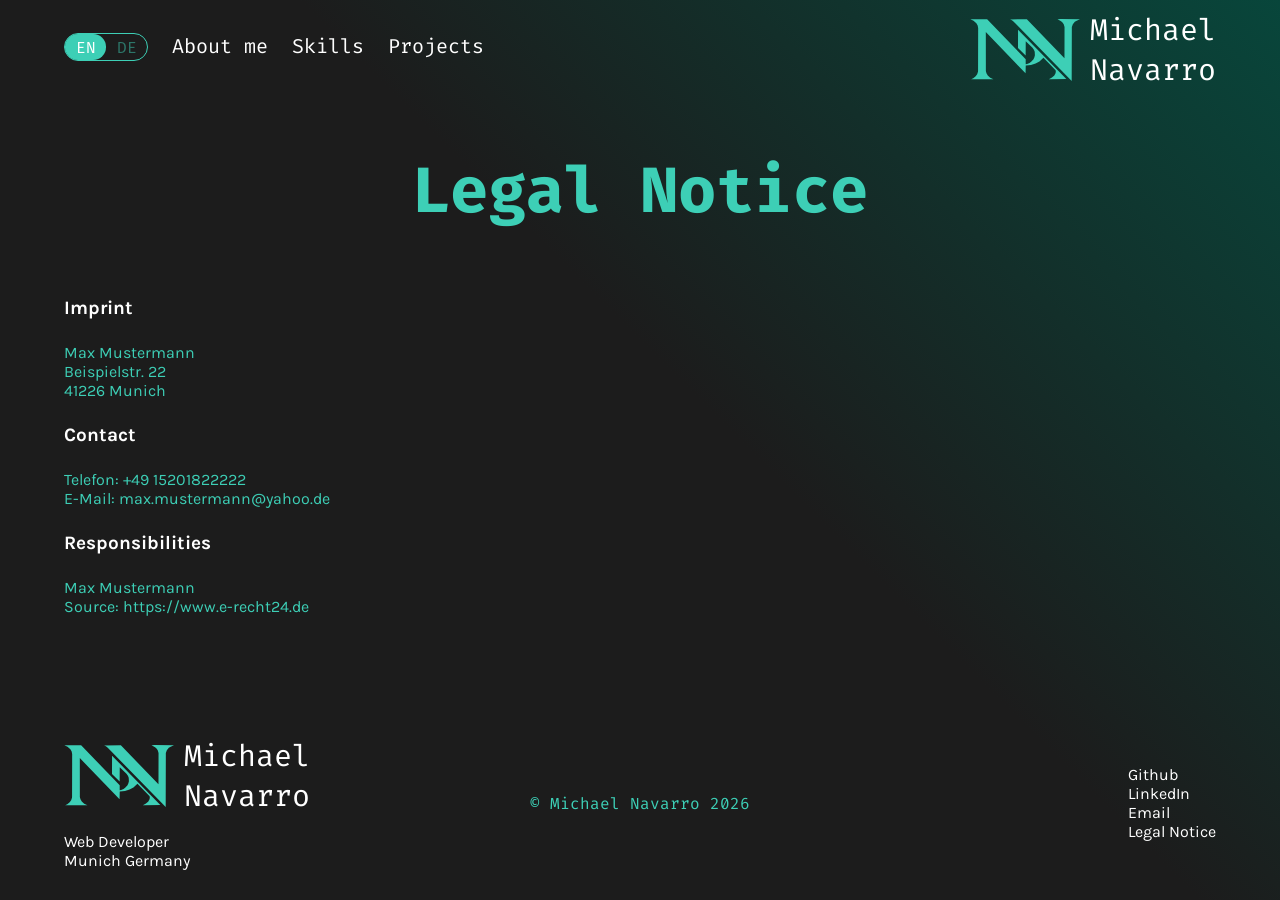
<file: imprint.html>
<!DOCTYPE html>
<html lang="en">

<head>
    <meta charset="UTF-8">
    <meta name="viewport" content="width=device-width, initial-scale=1.0">
    <title>Impressum</title>
    <link rel="stylesheet" href="./style/standard.css">
    <link rel="stylesheet" href="./style.css">
    <link rel="stylesheet" href="./fonts.css">

</head>

<body onload="init()">


    <div class="impressum-wrapper">
        <div id="header-container"></div>
        <!-- <header>
            <div class="desktop-header">
                <div class="header-left-container">
                    <div class="switch-language">
                        <div class="enabled" onclick="changeLanguage('en')">
                            <p>EN</p>
                        </div>
                        <div class="disabled" onclick="changeLanguage('de')">
                            <p>DE</p>
                        </div>
                    </div>
                    <div class="nav-item">
                        <a href="./index.html#about-me" data-i18n="nav.about">About me</a>
                        <p>·</p>
                    </div>
                    <div class="nav-item">
                        <a href="./index.html#skills">Skills</a>
                        <p>·</p>
                    </div>
                    <div class="nav-item">
                        <a href="./index.html#projects" data-i18n="nav.projects">Projects</a>
                        <p>·</p>
                    </div>
                </div>
                <a class="logo" href="./index.html#above-the-fold">
                    <svg viewBox="0 0 1099 619" xmlns="http://www.w3.org/2000/svg">
                        <path class="mn-logo-path" fill-rule="evenodd"
                            d="M 1016.0,618.5 L 437.0,27.5 L 419.0,13.5 L 400.5,4.0 L 568.0,2.5 L 944.0,392.5 L 944.5,80.0 L 937.5,56.0 L 926.5,38.0 L 910.0,22.5 L 874.5,3.0 L 905.0,0.5 L 1099.0,2.5 L 1066.0,16.5 L 1047.0,28.5 L 1027.5,52.0 L 1017.5,81.0 L 1016.0,618.5 Z M 225.0,602.5 L 11.5,601.0 L 33.0,591.5 L 56.5,573.0 L 71.5,552.0 L 80.5,525.0 L 81.5,89.0 L 76.5,66.0 L 63.5,42.0 L 35.0,17.5 L 4.0,3.5 L 171.0,3.5 L 556.5,401.0 L 556.5,451.0 L 570.0,449.5 L 595.0,438.5 L 611.0,427.5 L 634.5,401.0 L 642.5,385.0 L 648.5,361.0 L 646.5,328.0 L 638.5,308.0 L 624.5,288.0 L 557.0,223.5 L 556.0,365.5 L 479.5,289.0 L 480.0,106.5 L 962.5,600.0 L 788.0,601.5 L 819.0,585.5 L 842.5,564.0 L 854.5,542.0 L 857.5,527.0 L 855.5,512.0 L 734.0,386.5 L 694.0,423.5 L 655.0,445.5 L 609.0,459.5 L 557.0,463.5 L 555.0,542.5 L 158.0,130.5 L 158.5,519.0 L 164.5,542.0 L 177.5,564.0 L 202.0,586.5 L 234.5,601.0 L 225.0,602.5 Z" />
                    </svg>
                    <p>Michael<br>Navarro</p>
                </a>
            </div>

            <div class="mobile-header d-none">

            </div>

        </header> -->
        <h1 class="imprint-headline">Legal Notice</h1>

        <main class="impressum-main">

            <h2>Imprint</h2>
            <section>
                <p>Max Mustermann</p>
                <p>Beispielstr. 22</p>
                <p>41226 Munich</p>
            </section>

            <h2>Contact</h2>
            <section>
                <p>Telefon: +49 15201822222</p>
                <p>
                    E-Mail:
                    <a href="mailto:max.mustermann@yahoo.de" style="color: #3dcfb6;">
                        max.mustermann@yahoo.de
                    </a>
                </p>
            </section>

            <h2>Responsibilities</h2>
            <section>
                <p>Max Mustermann</p>
                <p>Source: https://www.e-recht24.de</p>
            </section>
        </main>

        <div id="footer-container"></div>
        <!-- <footer class="footer-container">
            <div class="footer-left">
                <a class="logo" href="./index.html#above-the-fold">
                    <svg viewBox="0 0 1099 619" xmlns="http://www.w3.org/2000/svg">
                        <path class="mn-logo-path" fill-rule="evenodd"
                            d="M 1016.0,618.5 L 437.0,27.5 L 419.0,13.5 L 400.5,4.0 L 568.0,2.5 L 944.0,392.5 L 944.5,80.0 L 937.5,56.0 L 926.5,38.0 L 910.0,22.5 L 874.5,3.0 L 905.0,0.5 L 1099.0,2.5 L 1066.0,16.5 L 1047.0,28.5 L 1027.5,52.0 L 1017.5,81.0 L 1016.0,618.5 Z M 225.0,602.5 L 11.5,601.0 L 33.0,591.5 L 56.5,573.0 L 71.5,552.0 L 80.5,525.0 L 81.5,89.0 L 76.5,66.0 L 63.5,42.0 L 35.0,17.5 L 4.0,3.5 L 171.0,3.5 L 556.5,401.0 L 556.5,451.0 L 570.0,449.5 L 595.0,438.5 L 611.0,427.5 L 634.5,401.0 L 642.5,385.0 L 648.5,361.0 L 646.5,328.0 L 638.5,308.0 L 624.5,288.0 L 557.0,223.5 L 556.0,365.5 L 479.5,289.0 L 480.0,106.5 L 962.5,600.0 L 788.0,601.5 L 819.0,585.5 L 842.5,564.0 L 854.5,542.0 L 857.5,527.0 L 855.5,512.0 L 734.0,386.5 L 694.0,423.5 L 655.0,445.5 L 609.0,459.5 L 557.0,463.5 L 555.0,542.5 L 158.0,130.5 L 158.5,519.0 L 164.5,542.0 L 177.5,564.0 L 202.0,586.5 L 234.5,601.0 L 225.0,602.5 Z" />
                    </svg>
                    <p>Michael<br>Navarro</p>
                </a>
                <div>
                    <p data-i18n="footer.position">Web Developer</p>
                    <p data-i18n="footer.location">Munich Germany</p>
                </div>
            </div>
            <p style="color: #3dcfb6; font-family: 'Fira Code';"> © Michael Navarro 2026 </p>
            <div class="footer-right">
                <ul>
                    <li>
                        <a target="_blank" href="#">Github</a>
                    </li>
                    <li>
                        <a target="_blank" href="#">LinkedIn</a>
                    </li>
                    <li>
                        <a target="_blank" href="#">Email</a>
                    </li>
                    <li>
                        <a target="_blank" href="#" data-i18n="footer.impressum">Legal Notice</a>
                    </li>
                </ul>
            </div>
        </footer> -->
    </div>




    <script src="./js/project_data.js"></script>
    <script src="./js/translation.js"></script>
    <script src="./js/templates.js"></script>
    <script src="./script.js"></script>


</body>

</html>
</file>
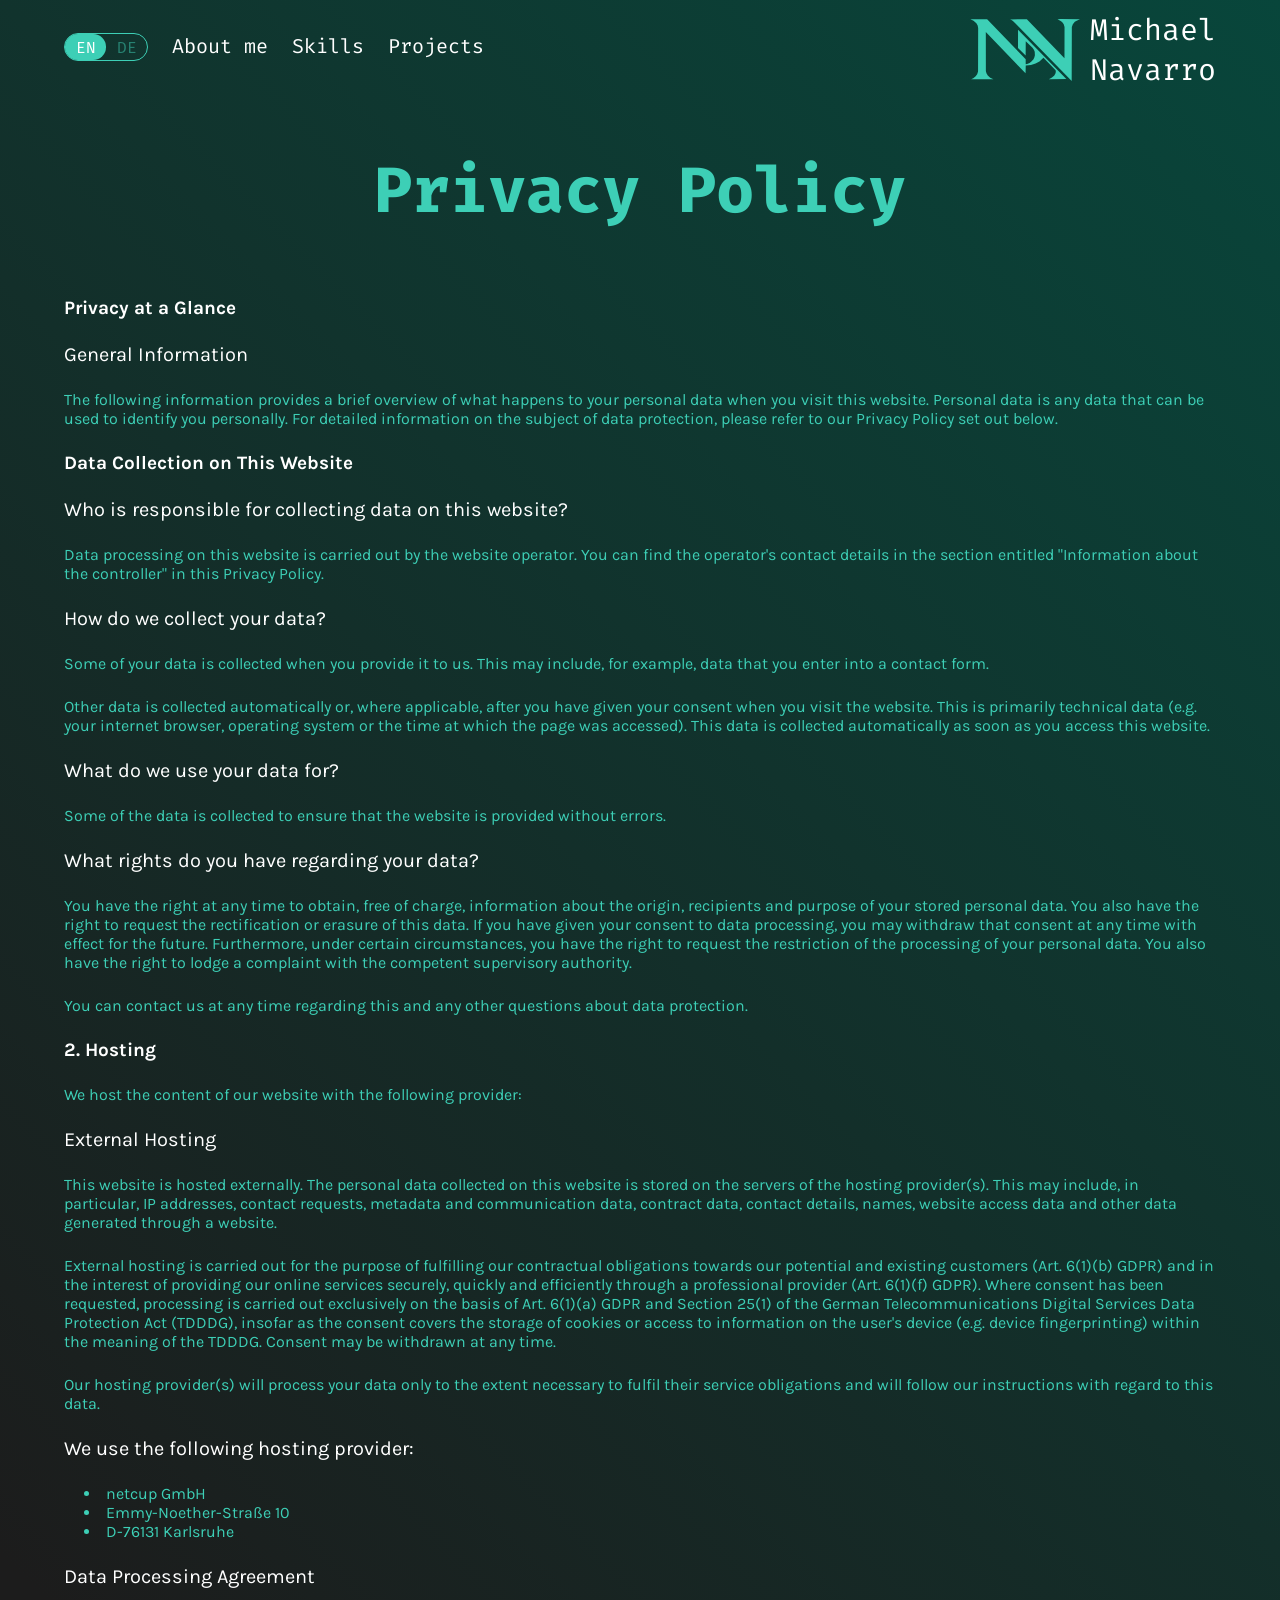
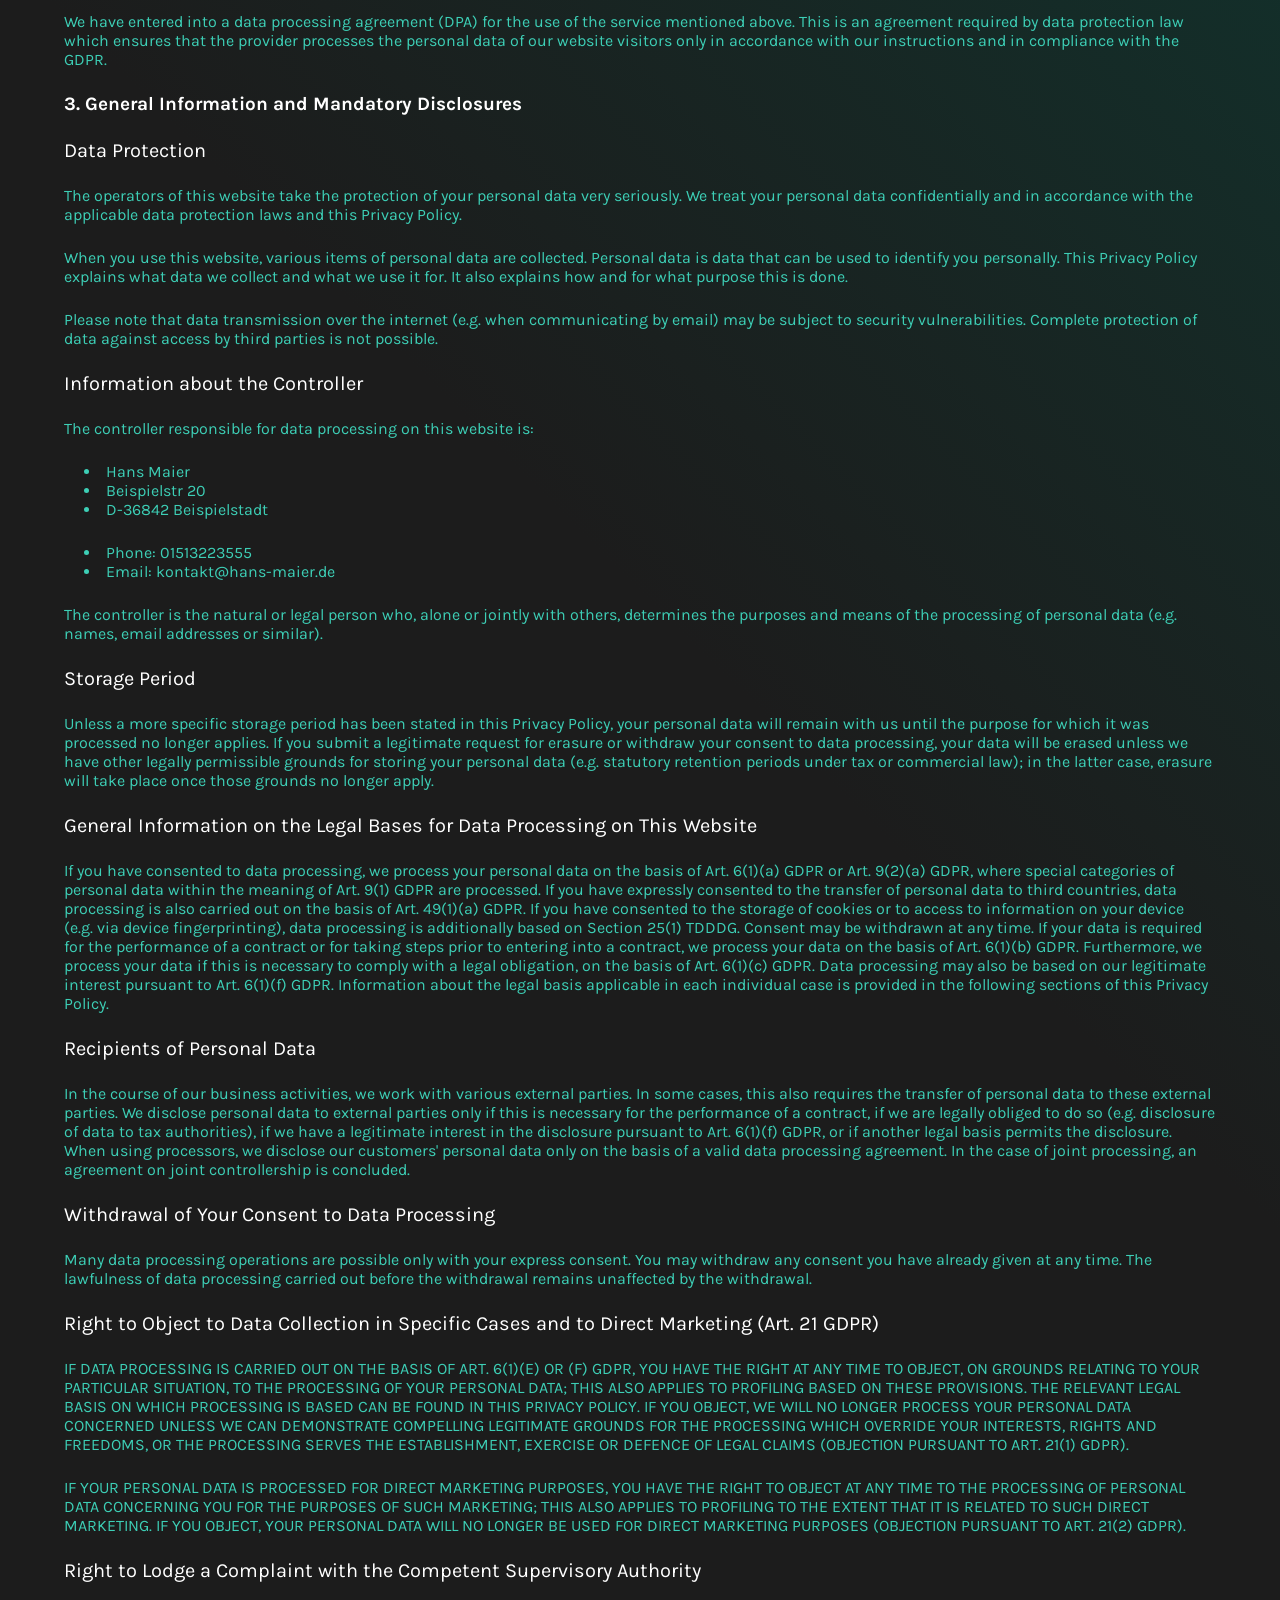
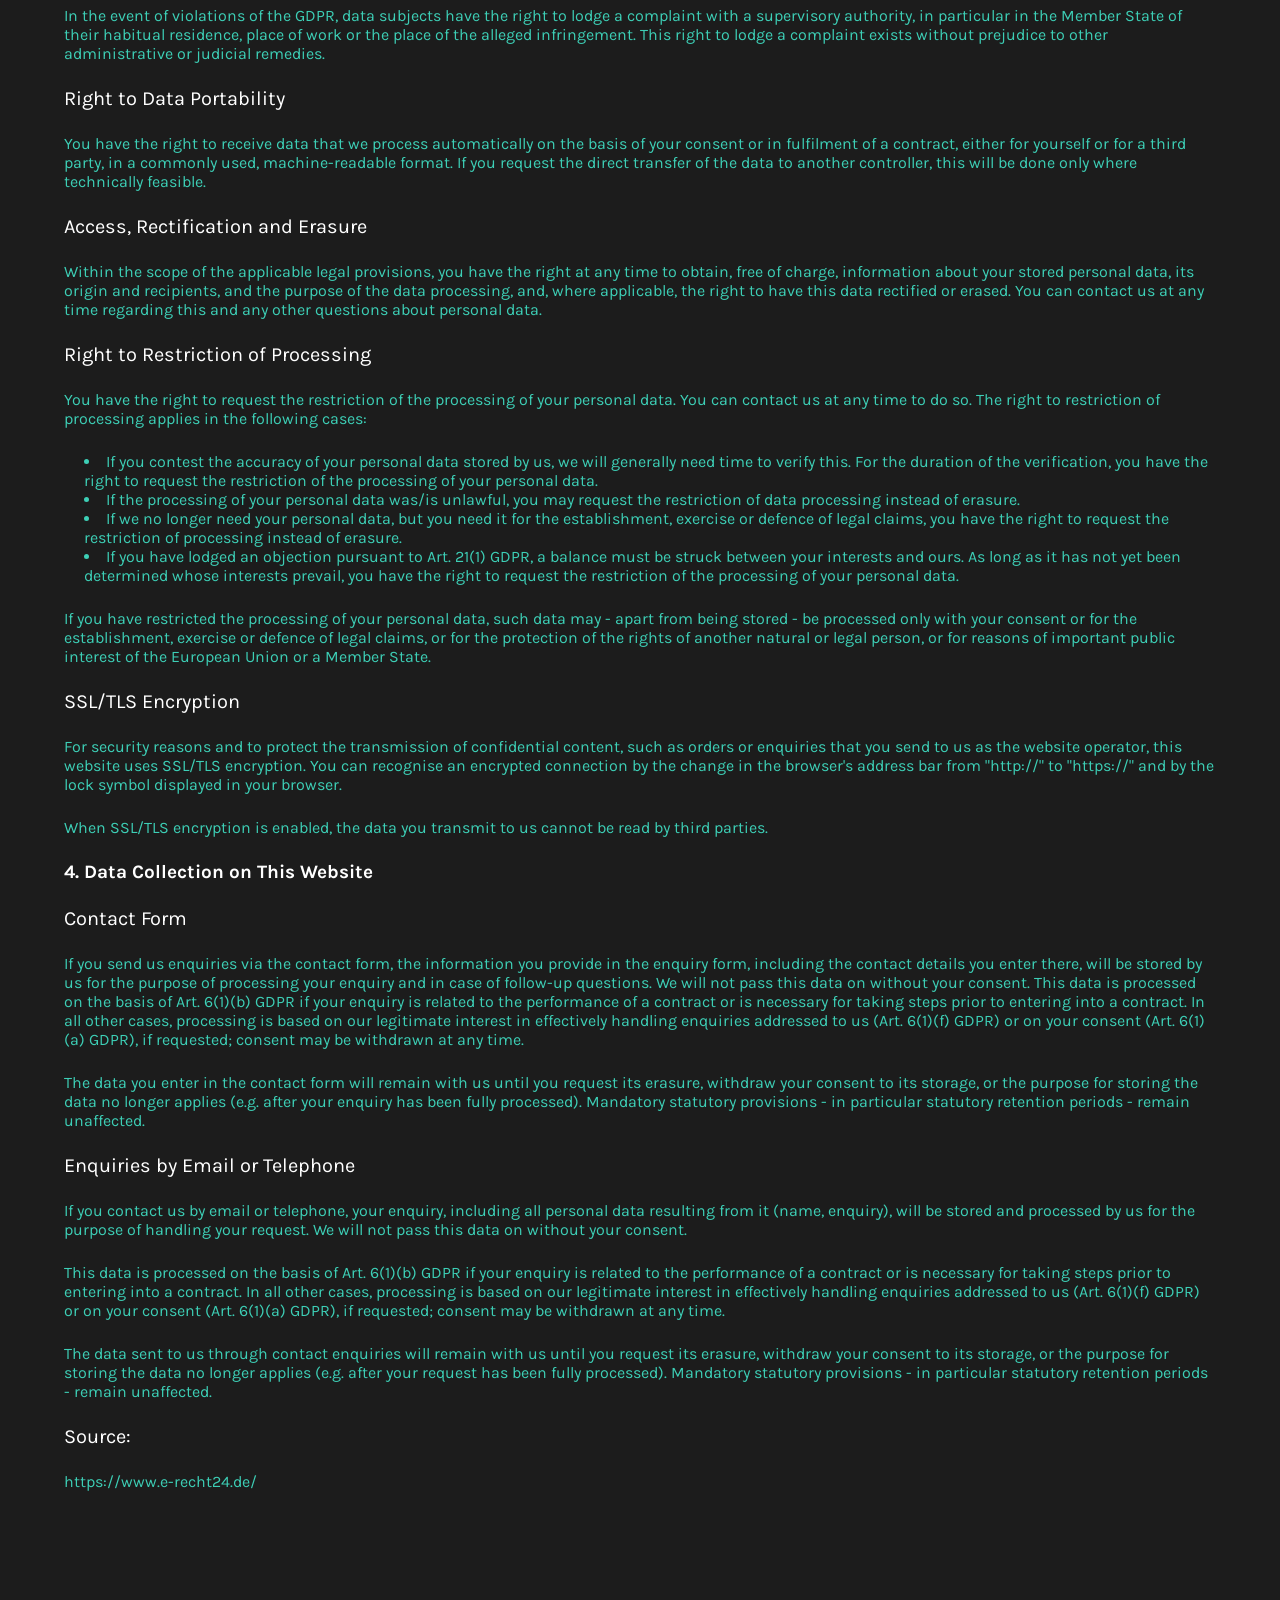
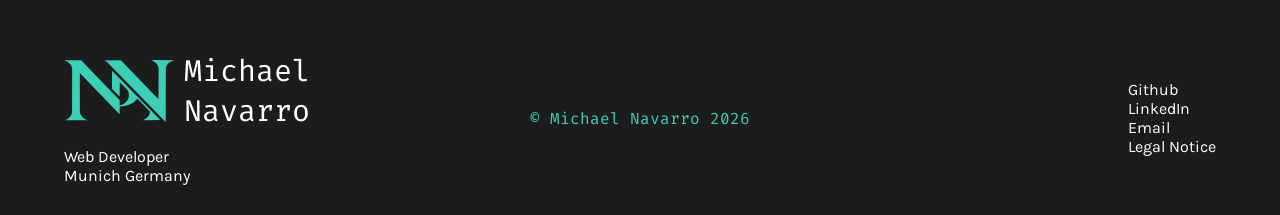
<file: privacy-policy.html>
<!DOCTYPE html>
<html lang="en">

<head>
    <meta charset="UTF-8">
    <meta name="viewport" content="width=device-width, initial-scale=1.0">
    <title>Datenschutz</title>
    <link rel="stylesheet" href="./style/standard.css">
    <link rel="stylesheet" href="./style.css">
    <link rel="stylesheet" href="./fonts.css">

</head>

<body onload="init()">

    <div class="privacy-policy-wrapper">
        <div id="header-container"></div>
        <h1 class="imprint-headline">Privacy Policy</h1>
        <section class="impressum-main">
            <h2>Privacy at a Glance</h2>
            <h4>General Information</h4>
            <p>
                The following information provides a brief overview of what happens to your personal data when you visit
                this website. Personal data is any data that can be used to identify you personally. For detailed
                information on the subject of data protection, please refer to our Privacy Policy set out below.
            </p>
            <h2>Data Collection on This Website</h2>
            <h4>Who is responsible for collecting data on this website?</h4>
            <p>
                Data processing on this website is carried out by the website operator. You can find the operator's
                contact details in the section entitled "Information about the controller" in this Privacy Policy.
            </p>
            <h4>How do we collect your data?</h4>
            <p>
                Some of your data is collected when you provide it to us. This may include, for example, data that you
                enter into a contact form.
            </p>
            <p>
                Other data is collected automatically or, where applicable, after you have given your consent when you
                visit the website. This is primarily technical data (e.g. your internet browser, operating system or the
                time at which the page was accessed). This data is collected automatically as soon as you access this
                website.
            </p>
            <h4>What do we use your data for?</h4>
            <p>
                Some of the data is collected to ensure that the website is provided without errors.
            </p>
            <h4>What rights do you have regarding your data?</h4>
            <p>
                You have the right at any time to obtain, free of charge, information about the origin, recipients and
                purpose of your stored personal data. You also have the right to request the rectification or erasure of
                this data. If you have given your consent to data processing, you may withdraw that consent at any time
                with effect for the future. Furthermore, under certain circumstances, you have the right to request the
                restriction of the processing of your personal data. You also have the right to lodge a complaint with
                the competent supervisory authority.
            </p>
            <p>
                You can contact us at any time regarding this and any other questions about data protection.
            </p>

            <h2>2. Hosting</h2>
            <p>We host the content of our website with the following provider:</p>
            <h4>External Hosting</h4>
            <p>
                This website is hosted externally. The personal data collected on this website is stored on the servers
                of the hosting provider(s). This may include, in particular, IP addresses, contact requests, metadata
                and communication data, contract data, contact details, names, website access data and other data
                generated through a website.
            </p>
            <p>
                External hosting is carried out for the purpose of fulfilling our contractual obligations towards our
                potential and existing customers (Art. 6(1)(b) GDPR) and in the interest of providing our online
                services
                securely, quickly and efficiently through a professional provider (Art. 6(1)(f) GDPR). Where consent has
                been requested, processing is carried out exclusively on the basis of Art. 6(1)(a) GDPR and Section
                25(1)
                of the German Telecommunications Digital Services Data Protection Act (TDDDG), insofar as the consent
                covers the storage of cookies or access to information on the user's device (e.g. device fingerprinting)
                within the meaning of the TDDDG. Consent may be withdrawn at any time.
            </p>
            <p>
                Our hosting provider(s) will process your data only to the extent necessary to fulfil their service
                obligations and will follow our instructions with regard to this data.
            </p>
            <h4>We use the following hosting provider:</h4>
            <div class="list-container">
                <li>netcup GmbH</li>
                <li>Emmy-Noether-Straße 10</li>
                <li>D-76131 Karlsruhe</li>
            </div>
            <h4>Data Processing Agreement</h4>
            <p>
                We have entered into a data processing agreement (DPA) for the use of the service mentioned above. This
                is an agreement required by data protection law which ensures that the provider processes the personal
                data of our website visitors only in accordance with our instructions and in compliance with the GDPR.
            </p>

            <h2>3. General Information and Mandatory Disclosures</h2>
            <h4>Data Protection</h4>
            <p>
                The operators of this website take the protection of your personal data very seriously. We treat your
                personal data confidentially and in accordance with the applicable data protection laws and this
                Privacy Policy.
            </p>
            <p>
                When you use this website, various items of personal data are collected. Personal data is data that can
                be used to identify you personally. This Privacy Policy explains what data we collect and what we use it
                for. It also explains how and for what purpose this is done.
            </p>
            <p>
                Please note that data transmission over the internet (e.g. when communicating by email) may be subject
                to security vulnerabilities. Complete protection of data against access by third parties is not
                possible.
            </p>
            <h4>Information about the Controller</h4>
            <p>The controller responsible for data processing on this website is:</p>
            <div class="list-container">
                <li>Hans Maier</li>
                <li>Beispielstr 20</li>
                <li>D-36842 Beispielstadt</li>
            </div>
            <div class="list-container">
                <li>Phone: 01513223555</li>
                <li>Email: kontakt@hans-maier.de</li>
            </div>
            <p>
                The controller is the natural or legal person who, alone or jointly with others, determines the purposes
                and means of the processing of personal data (e.g. names, email addresses or similar).
            </p>
            <h4>Storage Period</h4>
            <p>
                Unless a more specific storage period has been stated in this Privacy Policy, your personal data will
                remain with us until the purpose for which it was processed no longer applies. If you submit a
                legitimate request for erasure or withdraw your consent to data processing, your data will be erased
                unless we have other legally permissible grounds for storing your personal data (e.g. statutory
                retention periods under tax or commercial law); in the latter case, erasure will take place once those
                grounds no longer apply.
            </p>
            <h4>General Information on the Legal Bases for Data Processing on This Website</h4>
            <p>
                If you have consented to data processing, we process your personal data on the basis of Art. 6(1)(a)
                GDPR or Art. 9(2)(a) GDPR, where special categories of personal data within the meaning of Art. 9(1)
                GDPR are processed. If you have expressly consented to the transfer of personal data to third countries,
                data processing is also carried out on the basis of Art. 49(1)(a) GDPR. If you have consented to the
                storage of cookies or to access to information on your device (e.g. via device fingerprinting), data
                processing is additionally based on Section 25(1) TDDDG. Consent may be withdrawn at any time. If your
                data is required for the performance of a contract or for taking steps prior to entering into a
                contract, we process your data on the basis of Art. 6(1)(b) GDPR. Furthermore, we process your data if
                this is necessary to comply with a legal obligation, on the basis of Art. 6(1)(c) GDPR. Data processing
                may also be based on our legitimate interest pursuant to Art. 6(1)(f) GDPR. Information about the legal
                basis applicable in each individual case is provided in the following sections of this Privacy Policy.
            </p>
            <h4>Recipients of Personal Data</h4>
            <p>
                In the course of our business activities, we work with various external parties. In some cases, this
                also requires the transfer of personal data to these external parties. We disclose personal data to
                external parties only if this is necessary for the performance of a contract, if we are legally
                obliged to do so (e.g. disclosure of data to tax authorities), if we have a legitimate interest in the
                disclosure pursuant to Art. 6(1)(f) GDPR, or if another legal basis permits the disclosure. When using
                processors, we disclose our customers' personal data only on the basis of a valid data processing
                agreement. In the case of joint processing, an agreement on joint controllership is concluded.
            </p>
            <h4>Withdrawal of Your Consent to Data Processing</h4>
            <p>
                Many data processing operations are possible only with your express consent. You may withdraw any
                consent you have already given at any time. The lawfulness of data processing carried out before the
                withdrawal remains unaffected by the withdrawal.
            </p>
            <h4>Right to Object to Data Collection in Specific Cases and to Direct Marketing (Art. 21 GDPR)</h4>
            <p>
                IF DATA PROCESSING IS CARRIED OUT ON THE BASIS OF ART. 6(1)(E) OR (F) GDPR, YOU HAVE THE RIGHT AT ANY
                TIME TO OBJECT, ON GROUNDS RELATING TO YOUR PARTICULAR SITUATION, TO THE PROCESSING OF YOUR PERSONAL
                DATA; THIS ALSO APPLIES TO PROFILING BASED ON THESE PROVISIONS. THE RELEVANT LEGAL BASIS ON WHICH
                PROCESSING IS BASED CAN BE FOUND IN THIS PRIVACY POLICY. IF YOU OBJECT, WE WILL NO LONGER PROCESS YOUR
                PERSONAL DATA CONCERNED UNLESS WE CAN DEMONSTRATE COMPELLING LEGITIMATE GROUNDS FOR THE PROCESSING
                WHICH OVERRIDE YOUR INTERESTS, RIGHTS AND FREEDOMS, OR THE PROCESSING SERVES THE ESTABLISHMENT,
                EXERCISE OR DEFENCE OF LEGAL CLAIMS (OBJECTION PURSUANT TO ART. 21(1) GDPR).
            </p>
            <p>
                IF YOUR PERSONAL DATA IS PROCESSED FOR DIRECT MARKETING PURPOSES, YOU HAVE THE RIGHT TO OBJECT AT ANY
                TIME TO THE PROCESSING OF PERSONAL DATA CONCERNING YOU FOR THE PURPOSES OF SUCH MARKETING; THIS ALSO
                APPLIES TO PROFILING TO THE EXTENT THAT IT IS RELATED TO SUCH DIRECT MARKETING. IF YOU OBJECT, YOUR
                PERSONAL DATA WILL NO LONGER BE USED FOR DIRECT MARKETING PURPOSES (OBJECTION PURSUANT TO ART. 21(2)
                GDPR).
            </p>
            <h4>Right to Lodge a Complaint with the Competent Supervisory Authority</h4>
            <p>
                In the event of violations of the GDPR, data subjects have the right to lodge a complaint with a
                supervisory authority, in particular in the Member State of their habitual residence, place of work or
                the place of the alleged infringement. This right to lodge a complaint exists without prejudice to
                other administrative or judicial remedies.
            </p>
            <h4>Right to Data Portability</h4>
            <p>
                You have the right to receive data that we process automatically on the basis of your consent or in
                fulfilment of a contract, either for yourself or for a third party, in a commonly used, machine-readable
                format. If you request the direct transfer of the data to another controller, this will be done only
                where technically feasible.
            </p>
            <h4>Access, Rectification and Erasure</h4>
            <p>
                Within the scope of the applicable legal provisions, you have the right at any time to obtain, free of
                charge, information about your stored personal data, its origin and recipients, and the purpose of the
                data processing, and, where applicable, the right to have this data rectified or erased. You can
                contact us at any time regarding this and any other questions about personal data.
            </p>
            <h4>Right to Restriction of Processing</h4>
            <p>
                You have the right to request the restriction of the processing of your personal data. You can contact
                us at any time to do so. The right to restriction of processing applies in the following cases:
            </p>
            <div class="list-container">
                <li>
                    If you contest the accuracy of your personal data stored by us, we will generally need time to
                    verify this. For the duration of the verification, you have the right to request the restriction
                    of the processing of your personal data.
                </li>
                <li>
                    If the processing of your personal data was/is unlawful, you may request the restriction of data
                    processing instead of erasure.
                </li>
                <li>
                    If we no longer need your personal data, but you need it for the establishment, exercise or
                    defence of legal claims, you have the right to request the restriction of processing instead of
                    erasure.
                </li>
                <li>
                    If you have lodged an objection pursuant to Art. 21(1) GDPR, a balance must be struck between your
                    interests and ours. As long as it has not yet been determined whose interests prevail, you have the
                    right to request the restriction of the processing of your personal data.
                </li>
            </div>
            <p>
                If you have restricted the processing of your personal data, such data may - apart from being stored -
                be processed only with your consent or for the establishment, exercise or defence of legal claims, or
                for the protection of the rights of another natural or legal person, or for reasons of important public
                interest of the European Union or a Member State.
            </p>
            <h4>SSL/TLS Encryption</h4>
            <p>
                For security reasons and to protect the transmission of confidential content, such as orders or
                enquiries that you send to us as the website operator, this website uses SSL/TLS encryption. You can
                recognise an encrypted connection by the change in the browser's address bar from "http://" to
                "https://" and by the lock symbol displayed in your browser.
            </p>
            <p>
                When SSL/TLS encryption is enabled, the data you transmit to us cannot be read by third parties.
            </p>

            <h2>4. Data Collection on This Website</h2>
            <h4>Contact Form</h4>
            <p>
                If you send us enquiries via the contact form, the information you provide in the enquiry form,
                including the contact details you enter there, will be stored by us for the purpose of processing your
                enquiry and in case of follow-up questions. We will not pass this data on without your consent. This
                data is processed on the basis of Art. 6(1)(b) GDPR if your enquiry is related to the performance of a
                contract or is necessary for taking steps prior to entering into a contract. In all other cases,
                processing is based on our legitimate interest in effectively handling enquiries addressed to us
                (Art. 6(1)(f) GDPR) or on your consent (Art. 6(1)(a) GDPR), if requested; consent may be withdrawn at
                any time.
            </p>
            <p>
                The data you enter in the contact form will remain with us until you request its erasure, withdraw your
                consent to its storage, or the purpose for storing the data no longer applies (e.g. after your enquiry
                has been fully processed). Mandatory statutory provisions - in particular statutory retention periods -
                remain unaffected.
            </p>
            <h4>Enquiries by Email or Telephone</h4>
            <p>
                If you contact us by email or telephone, your enquiry, including all personal data resulting from it
                (name, enquiry), will be stored and processed by us for the purpose of handling your request. We will
                not pass this data on without your consent.
            </p>
            <p>
                This data is processed on the basis of Art. 6(1)(b) GDPR if your enquiry is related to the performance
                of a contract or is necessary for taking steps prior to entering into a contract. In all other cases,
                processing is based on our legitimate interest in effectively handling enquiries addressed to us
                (Art. 6(1)(f) GDPR) or on your consent (Art. 6(1)(a) GDPR), if requested; consent may be withdrawn at
                any time.
            </p>
            <p>
                The data sent to us through contact enquiries will remain with us until you request its erasure,
                withdraw your consent to its storage, or the purpose for storing the data no longer applies (e.g. after
                your request has been fully processed). Mandatory statutory provisions - in particular statutory
                retention periods - remain unaffected.
            </p>
            <h4>Source:</h4>
            <a href="https://www.e-recht24.de/">https://www.e-recht24.de/</a>
        </section>
        <div id="footer-container"></div>
    </div>




    <script src="./js/project_data.js"></script>
    <script src="./js/translation.js"></script>
    <script src="./js/templates.js"></script>
    <script src="./script.js"></script>


</body>

</html>
</file>
<file: style/standard.css>
*,
*::before,
*::after {
    box-sizing: border-box;
    margin: 0;
}

html {
    scroll-behavior: smooth;
}
</file>
<file: style.css>
body {
    min-height: 100vh;
    /* background: linear-gradient(45deg, #1c1c1c 0% 45%, #08463b 70% 100%); */
    background: linear-gradient(45deg, #1c1c1c 0% 55%, #08463b 100% 100%);
    overflow-x: hidden;
}

.wrapper {
    width: 100%;
    max-width: 1440px;
    margin: 0 auto;
    padding: 0 64px;
}

header {
    /* height: 100px;
    display: flex;
    justify-content: space-between;
    align-items: center; */


    /* border: 1px solid yellow; */

    position: absolute;
    top: 0;
    left: 0;
    width: 100%;
    z-index: 10;
}

.desktop-header {
    max-width: 1440px;
    height: 100px;
    margin: 0 auto;
    padding: 0 64px;

    display: flex;
    justify-content: space-between;
    align-items: center;
}

.header-left-container {
    display: flex;
    gap: 24px;
    cursor: pointer;
}

.switch-language {
    display: flex;
    justify-content: unset;
    align-items: center;
    gap: 0px;
    width: 84px;
    height: 28px;
    border: 1px solid #3dcfb6;
    border-radius: 16px;
    color: #fff;
    font-weight: 400;
    cursor: pointer;
}

.switch-language p {
    font-size: 16px;
    font-family: 'Fira Code', monospace;
}

.switch-language:hover {
    border-color: white;
}

.nav-item {
    display: flex;
    justify-content: center;
    align-items: center;
    gap: 0px;
    flex-direction: column;
}

.nav-item p {
    width: 100%;
    text-align: center;
    opacity: 0;
    line-height: 8px;
    transition: opacity 0.2s ease;
    font-size: 32px;
    color: #3dcfb6;
}

.nav-item a:hover+p {
    opacity: 1;
}

.lang-btn-left,
.lang-btn-right {
    display: flex;
    justify-content: center;
    align-items: center;
    width: 50%;
    height: 100%;
    cursor: pointer;
}

.active-language {
    background-color: #3dcfb6;
    color: #fff;
    border-radius: .8rem;
}

.inactive-language {
    background-color: transparent;
    color: rgba(61, 207, 182, 0.5);
}

.inactive-language:hover {
    color: rgba(61, 207, 182, 1);
}

.header-left-container a {
    color: #ffffff;
    font-family: 'Fira Code', monospace;
    font-size: 20px;
    text-decoration: none;
}

.logo {
    display: flex;
    align-items: center;
    gap: 10px;
    text-decoration: none;
    color: inherit;
}

.logo p {
    color: #ffffff;
    font-size: 30px;
    font-family: 'Fira Code', monospace;
    transition: color 0.25s ease, -webkit-text-stroke 0.25s ease;
}

/* .logo img {
    filter: invert(72%) sepia(42%) saturate(600%) hue-rotate(125deg);
    width: 90px;
    height: auto;
} */


.logo svg {
    width: 110px;
    height: auto;
}

.mn-logo-path {
    fill: #3dcfb6;
    stroke: #3dcfb6;
    stroke-width: 0;
    transition: fill 0.25s ease, stroke-width 0.25s ease;
}

.logo:hover .mn-logo-path {
    fill: transparent;
    stroke-width: 15;
}

.logo:hover p {
    color: transparent;
    -webkit-text-stroke: 1px #ffffff;
}

.above-the-fold {
    display: grid;
    justify-content: center;
    grid-template-columns: 5% 90% 5%;
    grid-template-rows: auto;
    /* height: calc(100vh - 100px); */
    min-height: 100svh;
    width: 100%;
    max-width: 1440px;
    position: relative;
}

.hero-left {
    display: flex;
    justify-content: unset;
    align-items: center;
    gap: 32px;
    flex-direction: column;
    /* padding-top: 416px;
    padding-bottom: 16px; */
    transform: translateY(658px);
}

.hero-stroke {
    background-color: #3dcfb6;
    border: none;
    height: 19%;
    width: 1px;
}

.hero-middle {
    display: flex;
    justify-content: center;
    align-items: center;
    gap: 24px;
    flex-direction: column;
    text-align: center;
    color: #ffffff;
    font-family: Karla, Arial, Helvetica, sans-serif;
}

.hero-middle h2 {
    font-weight: 100;
    font-size: 40px;
    font-family: 'Fira Code', monospace;
    color: #d9d9d9;
}

.hero-middle h1 {
    font-size: 128px;
    font-family: 'Karla', Arial, Helvetica, sans-serif;
    color: #d9d9d9;
}

.hero-buttons {
    display: flex;
    justify-content: unset;
    align-items: unset;
    gap: 24px;
    height: 48px;
}

.hero-buttons button {
    cursor: pointer;
    padding: 0 16px;
    border: 1px solid white;
    border-radius: 24px;
    min-width: 150px;
    /* height: 48px; */
    background-color: transparent;
    color: white;
    overflow: hidden;
    transition: border-color 0.3s ease;
}

.hero-buttons button:hover {
    border-color: #3dcfb6;
}

.hero-buttons button p {
    /* text-shadow: 0 0 1px #3dcfb6, 32ch 0 1px #3dcfb6; */
    font-family: 'Karla', Arial, Helvetica, sans-serif;
    font-size: 18px;
    font-weight: 100;
}

.hero-buttons button:hover p {
    color: transparent;
    transition: text-shadow 4s ease-in-out;
    animation: buttonTextSlide 2s linear infinite;
}

.hero-right {
    display: flex;
    justify-content: unset;
    align-items: center;
    gap: 16px;
    flex-direction: column;
    color: #ffffff;
    font-family: 'Karla', Arial, Helvetica, sans-serif;
    /* padding: 224px 0px 16px; */
    transform: translateY(592px);
}

.hero-right a:hover {
    cursor: pointer;
}

/* .hero-right img {
    object-fit: cover;
} */

.full-mail {
    display: flex;
    align-items: center;
    writing-mode: vertical-rl;
    transform: rotate(180deg);
    white-space: nowrap;
    text-decoration: none;
    color: #ffffff;
    transition: color 0.2s ease;
}

.full-mail:hover {
    color: #3dcfb6;
}

.hero-right a {
    width: 32px;
    height: 32px;
}

.linkedin-icon {
    position: relative;
    width: 32px;
    height: 32px;
}

.linkedin-icon svg {
    width: 32px;
    height: 32px;
    display: block;
}

.linkedin-icon:hover svg path {
    fill: white;
}

.linkedin-icon::after {
    content: "";
    position: absolute;
    width: 7px;
    height: 7px;
    top: 12px;
    right: -12px;
    background-color: #3dcfb6;
    border-radius: 50%;
    opacity: 0;
    transition: opacity 0.2s ease;
}

.linkedin-icon:hover::after {
    opacity: 1;
}

.github-icon {
    position: relative;
    width: 32px;
    height: 32px;
}

.github-icon svg {
    width: 32px;
    height: 32px;
    display: block;
}

.github-icon:hover svg path {
    fill: white;
}

.github-icon::after {
    content: "";
    position: absolute;
    width: 7px;
    height: 7px;
    top: 12px;
    right: -12px;
    background-color: #3dcfb6;
    border-radius: 50%;
    opacity: 0;
    transition: opacity 0.2s ease;
}

.github-icon:hover::after {
    opacity: 1;
}

.scroll-arrow {
    animation: arrow-bounce 1.1s ease-in-out infinite;
    transform-box: fill-box;
    transform-origin: center;
}

/* .banner-wrapper {
    position: absolute;
    bottom: 80px;
    left: 50%;
    transform: translateX(-50%);
    width: 100vw;
    /* width: 100%; */
/*display: flex;
    justify-content: center;
}*/
/*
.banner {
    display: flex;
    justify-content: flex-start;
    align-items: unset;
    color: transparent;
    font-size: 32px;
    font-family: 'Karla', Arial, Helvetica, sans-serif;
    width: 100%;
    gap: 16px;
    padding: 4px 8px;
    background-color: #373a39;
    white-space: nowrap;
    opacity: .8;
    transform: rotate(-3deg);
    /* border: 1px solid red; */
/*  animation: bannerTextSlide 10s linear infinite;
    overflow: hidden;
} */

.banner-wrapper {
    position: absolute;
    bottom: 60px;
    left: 50%;
    width: 100vw;
    overflow: hidden;
    transform: translateX(-50%) rotate(-3deg);
}

.banner {
    display: flex;
    height: 62px;
    width: max-content;
    background-color: #373a39;
    opacity: 0.8;
    animation: bannerTextSlide 20s linear infinite;
}

/* .banner-track {
    display: flex;
    width: max-content;
    animation: bannerTextSlide 10s linear infinite;
} */

.banner-content {
    display: flex;
    align-items: center;
    gap: 43px;
    height: 100%;
    flex-shrink: 0;
    white-space: nowrap;
    padding-right: 32px;
    font-weight: 400;
    font-size: 32px;
    font-family: 'Karla', Arial, Helvetica, sans-serif;
    color: rgba(61, 207, 182, 1);
}

.about-me-wrapper {
    display: flex;
    justify-content: space-between;
    /* align-items: center; */
    /* gap: 64px; */
    /* font-family: 'Karla', Arial, Helvetica, sans-serif; */
    /* padding-top: 64px;
    padding-bottom: 128px; */
    margin: 144px 0 144px 0;
}

.portrait {
    position: relative;
    width: 400px;
    height: 568px;
    /* min-width: 568px;
    max-width: 568px; */
    /* height: auto; */
}

.portrait img {
    width: 100%;
    height: 100%;
    object-fit: cover;
    border-radius: 16px;
}

.hatching {
    position: absolute;
    z-index: -1;
    top: 32px;
    left: -32px;
    opacity: 0;
    transition: opacity 0.3s ease;
}

.portrait:hover .hatching {
    opacity: 1;
}

.section-name {
    color: #3dcfb6;
    font-size: 24px;
    font-family: 'Karla', Arial, Helvetica, sans-serif;
    padding-bottom: 16px;
}

.info-container {
    margin-top: 96px;
    display: flex;
    /* position: relative; */
    max-width: 568px;
    /* top: 96px; */
    /* gap: 16px; */
    flex-direction: column;
    /* border: 1px solid red; */
}

.info {
    display: flex;
    flex-direction: column;
    color: #ffffff;
    border: 1px solid #3dcfb6;
    background-color: #1f2e2b;
    border-radius: 30px;
    padding: 32px;
}

.info span {
    font-size: 18px;
    font-family: 'Karla', Arial, Helvetica, sans-serif;
}

.info h2 {
    padding-bottom: 24px;
    font-family: 'Fira Code', monospace;
}

.text-container {
    display: flex;
    flex-direction: column;
    gap: 16px;
    padding-top: 32px;
    align-items: center;
}

.info h2 {
    color: #3dcfb6;
    font-size: 64px;
    font-family: 'Fira Code', monospace;
}

.info-row {
    display: flex;
    justify-content: center;
    gap: 16px;
    font-size: 18px;
    font-family: 'Karla', Arial, Helvetica, sans-serif;
}

.info-row img {
    width: 32px;
    height: 32px;
}

.technologies-wrapper {
    display: flex;
    flex-direction: column;
    margin-bottom: 144px;
}

.skill {
    display: flex;
    gap: 96px;
}

.skill-left {
    display: flex;
    flex-direction: column;
    padding: 32px;
    border-radius: 30px;
    gap: 40px;
    max-width: 520px;
    /* max-width: 50%; */
    width: 100%;
    /* flex: 0 1 520px; */
    background-color: #1f2e2b;
    border: 1px solid #3dcfb6;
    color: #ffffff;
    font-family: 'Karla', Arial, Helvetica, sans-serif;
}

.skill-left h2 {
    color: #3dcfb6;
    font-size: 64px;
    font-family: 'Fira Code', monospace;
}

.another-skill {
    display: flex;
    flex-direction: column;
}

.skill-left span {
    font-weight: 700;
    font-size: 24px;
    font-family: 'Fira Code', monospace;
}

.skill-introduction-text {
    font-size: 18px;
    font-weight: 400;
    color: rgba(255, 255, 255, 1);
    font-family: 'Karla', Arial, Helvetica, sans-serif;
}

.contact-me-text {
    font-size: 16px;
    font-family: 'Karla', Arial, Helvetica, sans-serif;
    color: rgba(255, 255, 255, 1);
}

.skill-button-container {
    display: flex;
    gap: 24px;
    height: 48px;
}

.skill-button-container button {
    cursor: pointer;
    border: 1px solid white;
    border-radius: 24px;
    min-width: 150px;
    background-color: transparent;
    color: white;
    overflow: hidden;
    transition: border-color 0.3s ease;
}

.skill-button-container button p {
    font-size: 18px;
    color: white;
}

.skill-button-container button:hover {
    border-color: #3dcfb6;
}

.skill-button-container button:hover p {
    color: transparent;
    transition: text-shadow 4s ease-in-out;
    animation: buttonTextSlide 2s linear infinite;
}

.skill-right {
    display: grid;
    gap: 16px;
    width: 100%;
    grid-template-columns: repeat(auto-fit,
            minmax(min(105px, 100%), 105px));
    align-items: start;
}

.single-skill {
    display: flex;
    flex-direction: column;
    justify-content: center;
    align-items: center;
    color: #ffffff;
    font-family: 'Fira Code', monospace;
    gap: 8px;
    text-align: center;
}

.single-skill img {
    width: 60px;
    height: 60px;
}

.single-skill p {
    width: 105px;
    text-align: center;
}

.projects-wrapper {
    color: #3dcfb6;
    font-family: 'Karla', Arial, Helvetica, sans-serif;
    font-size: 24px;
    margin-bottom: 144px;
}

.project-section-name {
    color: #3dcfb6;
    font-size: 24px;
    font-family: 'Karla', Arial, Helvetica, sans-serif;
}

.projects-wrapper h2 {
    font-size: 64px;
    font-family: 'Fira Code', monospace;
    /* padding-top: 18px; */
}

.textfield-projects {
    max-width: 456px;
    padding: 42px 0 42px 0;
}

.all-projects {
    display: flex;
    width: 100%;
    gap: 64px;
    position: relative;
}

.project-names {
    width: 100%;
    position: relative;
}

.single-project-name {
    display: flex;
    justify-content: space-between;
    align-items: center;
    gap: 0px;
    font-size: 24px;
    font-weight: 700;
    font-family: 'Fira Code', monospace;
    height: 100px;
    border-top: 1px solid #3dcfb6;
    color: #ffffff;
    padding: 0 16px;
}

.single-project-name:hover {
    background-color: #2f5b54;
    cursor: pointer;
}

.single-project-name-left {
    display: flex;
    gap: 8px;
    justify-content: center;
    align-items: center;
}

.single-project-name-left img {
    display: none;
    object-fit: cover;
}

.technologies {
    font-size: 18px;
    font-weight: 400;
    font-family: 'Karla', Arial, Helvetica, sans-serif;
    display: flex;
    gap: 8px;
}

.technologies div {
    color: #3dcfb6;
}

.project-hover-image {
    position: relative;
    width: 100%;
    max-width: 400px;
}

.project-image {
    position: absolute;
    top: 0;
    left: 0;
    opacity: 0;
    visibility: hidden;
    transition: opacity 0.3s ease;
}

.project-image.active {
    opacity: 1;
    visibility: visible;
}

.project-image img {
    width: 100%;
    height: auto;
    display: block;
}

.project-overlay {
    display: flex;
    justify-content: center;
    align-items: center;
    gap: 0px;
    background-color: #00000080;
    width: 100%;
    position: fixed;
    height: 100dvh;
    top: 0;
    left: 0;
    z-index: 15;
}

.popup-wrapper {
    display: flex;
    max-width: 1200px;
    border: solid 1px #3dcfb6;
    border-radius: 16px;
    background: linear-gradient(45deg, #1c1c1c 0% 45%, #08463b 70% 100%);
    padding: 48px;
    font-family: 'Karla', Arial, Helvetica, sans-serif;
    color: white;
    gap: 32px;
}

body.popup-open {
    overflow: hidden;
}

.popup-right-container {
    display: flex;
    justify-content: space-between;
    align-items: flex-end;
    gap: 0px;
    flex-direction: column;
}

.popup-right-container>img {
    width: 520px;
    height: auto;
}

.close-popup {
    position: relative;
    width: 26px;
    height: 26px;
    cursor: pointer;
}

.close-popup img {
    position: absolute;
    top: 50%;
    left: 50%;
    transform: translate(-50%, -50%);
    transition: opacity 0.3s ease-in-out;
}

.close-button-small {
    width: 18px;
    height: 18px;
    opacity: 1;
}

.close-button-big {
    width: 26px;
    height: 26px;
    opacity: 0;
}

.close-popup:hover .close-button-small {
    opacity: 0;
}

.close-popup:hover .close-button-big {
    opacity: 1;
}

.popup-left-container {
    display: flex;
    flex-direction: column;
    gap: 16px;
}

.popup-left-container>h2 {
    font-size: 128px;
    font-family: 'Karla', Arial, Helvetica, sans-serif;
    color: #3dcfb6;
}

.project-name {
    font-size: 61px;
    font-weight: 700;
    font-family: 'Fira Code', monospace;
}

.project-about {
    font-size: 24px;
    font-family: 'Fira Code', monospace;
    color: #3dcfb6;
    font-weight: bold;
}

.project-description {
    font-size: 18px;
    font-family: 'Karla', Arial, Helvetica, sans-serif;
}

.tech-icons {
    display: flex;
    gap: 16px;
    font-family: 'Karla', Arial, Helvetica, sans-serif;
    flex-wrap: wrap;
    font-size: 18px;
    color: #3dcfb6;
}

.single-tech {
    display: flex;
    gap: 4px;
}

.popup-button {
    display: flex;
    gap: 16px;
    height: 48px;
    font-family: 'Karla', Arial, Helvetica, sans-serif;
    margin-top: 16px;
}

.popup-button a {
    display: flex;
    justify-content: center;
    align-items: center;
    gap: 8px;
    cursor: pointer;
    border: 1px solid white;
    border-radius: 24px;
    min-width: 150px;
    color: #ffffff;
    text-decoration: none;
}

.popup-button a:hover {
    border-color: #3dcfb6;
}

.popup-button a svg {
    transition: transform .3s ease-in-out;
    transform: translate(0, 4px);
}

.popup-button a:hover svg {
    transform: translate(3px, 1px);
}

.popup-button button {
    cursor: pointer;
    background-color: transparent;
    border: none;
    color: #ffffff;
}

.popup-button a:hover button {
    color: #3dcfb6;
}

.next-project {
    display: flex;
    justify-content: center;
    align-items: center;
    gap: 16px;
    font-size: 18px;
    color: #3dcfb6;
}

.next-project svg {
    transition: transform .3s ease-in-out;
    width: 28px;
    height: 28px;
}

.next-project:hover {
    color: #fff;
    cursor: pointer;
}

.next-project:hover svg {
    transform: translateX(3px);
}

.feedback-wrapper {
    display: flex;
    align-items: center;
    flex-direction: column;
    font-family: 'Karla', Arial, Helvetica, sans-serif;
    gap: 20px;
    margin-bottom: 144px;
}

.feedback-wrapper h2 {
    color: #3dcfb6;
    font-size: 32px;
    font-weight: 700;
}

.feedback-cards {
    position: relative;
    width: calc(100% + 160px);
    margin-left: -80px;
    height: 374px;
    overflow: hidden;
}

.single-card {
    position: absolute;
    top: 50%;
    left: 50%;

    display: flex;
    flex-direction: column;
    justify-content: space-between;

    width: 632px;
    min-height: 274px;
    box-sizing: border-box;

    padding: 48px 40px;

    background-color: #26524b;
    border: 1px solid #3dcfb6;
    border-radius: 32px;

    color: #ffffff;
    text-align: center;

    transform: translate(-50%, -50%);
    transition:
        transform 0.8s ease-in-out,
        opacity 0.8s ease-in-out,
        background-color 1s ease-in-out;
}

.single-card.active {
    transform: translate(-50%, -50%) scale(1);
    z-index: 5;
    opacity: 1;
}

.single-card.left {
    transform: translate(calc(-50% - 600px), -50%) scale(0.8);
    z-index: 2;
    opacity: 1;
    background-color: rgb(12, 41, 37);
}

.single-card.right {
    transform: translate(calc(-50% + 600px), -50%) scale(0.8);
    z-index: 2;
    opacity: 1;
    background-color: rgb(12, 41, 37);
}

.single-card.hidden {
    transform: translate(-50%, -50%) scale(0.7);
    z-index: 1;
    opacity: 0;
}

.feedback-cards::before,
.feedback-cards::after {
    content: "";
    position: absolute;
    top: 0;
    bottom: 0;
    width: 140px;
    z-index: 4;
    pointer-events: none;
}

.feedback-cards::before {
    left: 0;
    background: linear-gradient(to right,
            #1c1c1c 0%,
            rgba(28, 28, 28, 0.9) 25%,
            rgba(28, 28, 28, 0) 100%);
}

.feedback-cards::after {
    right: 0;
    background: linear-gradient(to left,
            #1c1c1c 0%,
            rgba(28, 28, 28, 0.9) 25%,
            rgba(28, 28, 28, 0) 100%);
}

.footer-card {
    display: flex;
    align-items: center;
    width: 100%;
    gap: 30px;
    margin-top: 40px;
}

.footer-line {
    flex: 1;
    min-width: 30px;
    height: 1px;
    background-color: #ffffff;
}

.slider-buttons {
    display: flex;
    align-items: center;
    gap: 16px;
}

.slider-buttons button svg {
    transition: transform 0.3s ease-in-out, fill 0.3s ease-in-out;
}

.slider-buttons button {
    background-color: transparent;
    border: none;
    cursor: pointer;
}

.slider-buttons button:hover .svg-left {
    transform: translateX(-5px);
}

.slider-buttons button:hover .svg-right {
    transform: translateX(5px);
}

.slider-buttons button:hover svg path {
    fill: #3dcfb6;
}

.dots {
    display: flex;
    align-items: center;
}

.dot {
    width: 8px;
    height: 8px;
    margin: 10px;
    border: none;
    border-radius: 50%;
    background-color: #444444;
}

.dot.active {
    background-color: #3dcfb6;
}

.quote {
    position: absolute;
    top: -10px;
    left: -50px;
}

.contact-me-wrapper {
    display: flex;
    width: 100%;
    gap: 64px;
    color: #3dcfb6;
    font-family: 'Karla', Arial, Helvetica, sans-serif;
}

.cm-left-container {
    display: flex;
    flex-direction: column;
    gap: 16px;
    width: 50%;
}

.cm-right-container {
    width: 50%;
    display: flex;
    flex-direction: column;
    font-size: 24px;
    font-family: 'Fira Code', monospace;
}

.cm-left-container h2 {
    /* color: #3dcfb6; */
    font-size: 64px;
    font-family: 'Fira Code', monospace;
}

.cm-left-container> :nth-child(3) {
    font-size: 24px;
    font-family: 'Fira Code', monospace;
}

.cm-left-container> :nth-child(4),
.cm-left-container> :nth-child(6) {
    font-size: 16px;
    color: #fff;
}

.cm-left-container> :nth-child(6) span {
    color: #3dcfb6;
}

.contact-question {
    display: flex;
    gap: 16px;
}

.form-container {
    display: flex;
    flex-direction: column;
    gap: 16px;
    padding-bottom: 24px;
}

.form-container>label:not(:last-of-type) {
    padding-left: 32px;
}

.form-container> :nth-child(1),
.form-container> :nth-child(3),
.form-container> :nth-child(5),
.form-container> :nth-child(7) {
    border-top: 1px solid #3dcfb6;
    padding-top: 24px;
}

.input-container {
    position: relative;
    padding-left: 24px;
    display: flex;
    flex-direction: column;
    gap: 8px;
}

.form-container div>input {
    border: none;
    background-color: transparent;
    font-family: 'Karla', Arial, Helvetica, sans-serif;
    font-weight: 400;
    color: #ffffff;
    font-size: 18px;
    width: 100%;
    padding-left: 8px;
}

.form-container div>textarea {
    width: 100%;
    background-color: transparent;
    border: none;
    color: #ffffff;
    font-size: 18px;
    padding-left: 8px;
    overflow: hidden;
    resize: none;
}

.form-container input::placeholder,
.form-container textarea::placeholder {
    color: #ffffff;
    font-family: 'Karla', Arial, Helvetica, sans-serif;
}

.checkbox-container {
    font-size: 15px;
    gap: 8px;
    padding-bottom: 24px;
    position: relative;
    display: flex;
    align-items: center;
}

.checkbox-container p {
    color: #ffffff;
    font-family: 'Karla', Arial, Helvetica, sans-serif;
    font-size: 15px;
    font-weight: 400;
}

.checkbox-container a {
    text-decoration: none;
    color: rgba(61, 207, 182, 1);
    font-size: 15px;
    font-weight: 400;
    letter-spacing: 2px;
}

.checkbox-container .checkbox {
    position: absolute;
    opacity: 0;
    cursor: pointer;
    height: 0;
    width: 0;
}

/* .checkbox-container p span {
     color: #3dcfb6;
    cursor: pointer;
    font-family: 'Fira Code', monospace;

} */

.checkbox-container .custom-checkbox {
    position: relative;
    min-height: 18px;
    min-width: 18px;
    background-color: transparent;
    border: 2px solid #3dcfb6;
    border-radius: 4px;
    cursor: pointer;
}

.error-message {
    position: absolute;
    left: 52px;
    top: calc(100% - 6px);

    font-family: 'Karla', Arial, Helvetica, sans-serif;
    font-size: 18px;
    font-weight: 400;
    color: #ec7b7bcc;
}

.submit-button {
    position: relative;
    display: flex;
    align-items: center;
    justify-content: center;
}

.form-container button:disabled {
    opacity: .5;
    cursor: not-allowed;
}

.form-container button {
    cursor: pointer;
    border: 1px solid white;
    border-radius: 24px;
    align-self: center;
    padding: 8px 16px;
    width: fit-content;
    background-color: transparent;
    color: #fff;
    overflow: hidden;
}

.form-container button p {
    text-shadow: 0 0 1px #3dcfb6, 29ch 0 1px #3dcfb6;
    font-family: 'Karla', Arial, Helvetica, sans-serif;
    font-size: 18px;
}

.footer-container {
    display: grid;
    grid-template-columns: 1fr auto 1fr;
    align-items: center;
    color: #ffffff;
    font-family: 'Karla', Arial, Helvetica, sans-serif;
    width: 100%;
    min-height: 128px;
    padding-top: 30px;
    padding-bottom: 30px;
    margin-top: 130px;
}

.footer-left {
    display: flex;
    flex-direction: column;
    align-items: flex-start;
    gap: 16px;
}

.footer-right {
    justify-self: end;
}

.footer-right ul {
    list-style: none;
    margin: 0;
    padding: 0;
}

.footer-right li {
    list-style: none;
}

.footer-right a {
    color: #ffffff;
    text-decoration: none;
    transition: color 0.2s ease;
}

.footer-right li:hover {
    list-style: disc;
    color: #3dcfb6;
}

.footer-right li:hover a {
    color: #3dcfb6;
}

.impressum-wrapper,
.privacy-policy-wrapper {
    display: flex;
    flex-direction: column;
    min-height: 100vh;
    width: 100%;
    max-width: 1440px;
    margin: 0 auto;
    padding: 0 64px;
}

.imprint-headline {
    font-size: 64px;
    font-weight: 700;
    padding-top: 149px;
    padding-bottom: 64px;
    color: rgba(61, 207, 182, 1);
    text-align: center;
    font-family: 'Fira Code', monospace;
}

.impressum-main {
    flex: 1;
    color: #3dcfb6;
    display: flex;
    justify-content: flex-start;
    flex-direction: column;
    flex-grow: 1;
    height: 100%;
    gap: 24px;
    font-family: Karla, Arial, Helvetica, sans-serif;
    overflow-wrap: break-word;
}

.impressum-main h2 {
    color: white;
    font-size: 19px;
    font-family: Karla, Arial, Helvetica, sans-serif;
}

.impressum-main p {
    font-size: 16px;
    font-family: Karla, Arial, Helvetica, sans-serif;
}

.impressum-wrapper .footer-container {
    margin-top: 0;
}

section h4 {
    font-family: Karla, Arial, Helvetica, sans-serif;
    color: white;
    font-weight: 500;
    font-size: 20px;
}

.list-container {
    display: flex;
    flex-direction: column;
    margin-left: 20px;
}

section a {
    color: rgba(61, 207, 182, 1);
    font-size: 16px;
    text-decoration: none;
}

.d-none {
    display: none;
}

@keyframes buttonTextSlide {
    0% {
        text-shadow:
            0ch 0 #3dcfb6,
            18ch 0 #3dcfb6;
    }

    100% {
        text-shadow:
            -18ch 0 #3dcfb6,
            0ch 0 #3dcfb6;
    }
}

/* @keyframes bannerTextSlide {
    0% {
        text-shadow:
            0ch 0 #3dcfb6,
            78ch 0 #3dcfb6;
    }

    100% {
        text-shadow:
            -78ch 0 #3dcfb6,
            0ch 0 #3dcfb6;
    }
} */

@keyframes bannerTextSlide {
    from {
        transform: translateX(0);
    }

    to {
        transform: translateX(-33.3333%);
    }
}

@keyframes arrow-bounce {

    0%,
    100% {
        transform: translateY(0);
    }

    50% {
        transform: translateY(8px);
    }
}
</file>
<file: fonts.css>
/* fira-code-regular - latin */
@font-face {
  font-display: swap; /* Check https://developer.mozilla.org/en-US/docs/Web/CSS/@font-face/font-display for other options. */
  font-family: 'Fira Code';
  font-style: normal;
  font-weight: 400;
  src: url('./assets/fonts/fira-code-v27-latin-regular.woff2') format('woff2'); /* Chrome 36+, Opera 23+, Firefox 39+, Safari 12+, iOS 10+ */
}
/* fira-code-700 - latin */
@font-face {
  font-display: swap; /* Check https://developer.mozilla.org/en-US/docs/Web/CSS/@font-face/font-display for other options. */
  font-family: 'Fira Code';
  font-style: normal;
  font-weight: 700;
  src: url('./assets/fonts/fira-code-v27-latin-700.woff2') format('woff2'); /* Chrome 36+, Opera 23+, Firefox 39+, Safari 12+, iOS 10+ */
}


/* karla-regular - latin */
@font-face {
  font-display: swap; /* Check https://developer.mozilla.org/en-US/docs/Web/CSS/@font-face/font-display for other options. */
  font-family: 'Karla';
  font-style: normal;
  font-weight: 400;
  src: url('./assets/fonts/karla-v33-latin-regular.woff2') format('woff2'); /* Chrome 36+, Opera 23+, Firefox 39+, Safari 12+, iOS 10+ */
}
/* karla-700 - latin */
@font-face {
  font-display: swap; /* Check https://developer.mozilla.org/en-US/docs/Web/CSS/@font-face/font-display for other options. */
  font-family: 'Karla';
  font-style: normal;
  font-weight: 700;
  src: url('./assets/fonts/karla-v33-latin-700.woff2') format('woff2'); /* Chrome 36+, Opera 23+, Firefox 39+, Safari 12+, iOS 10+ */
}
</file>
